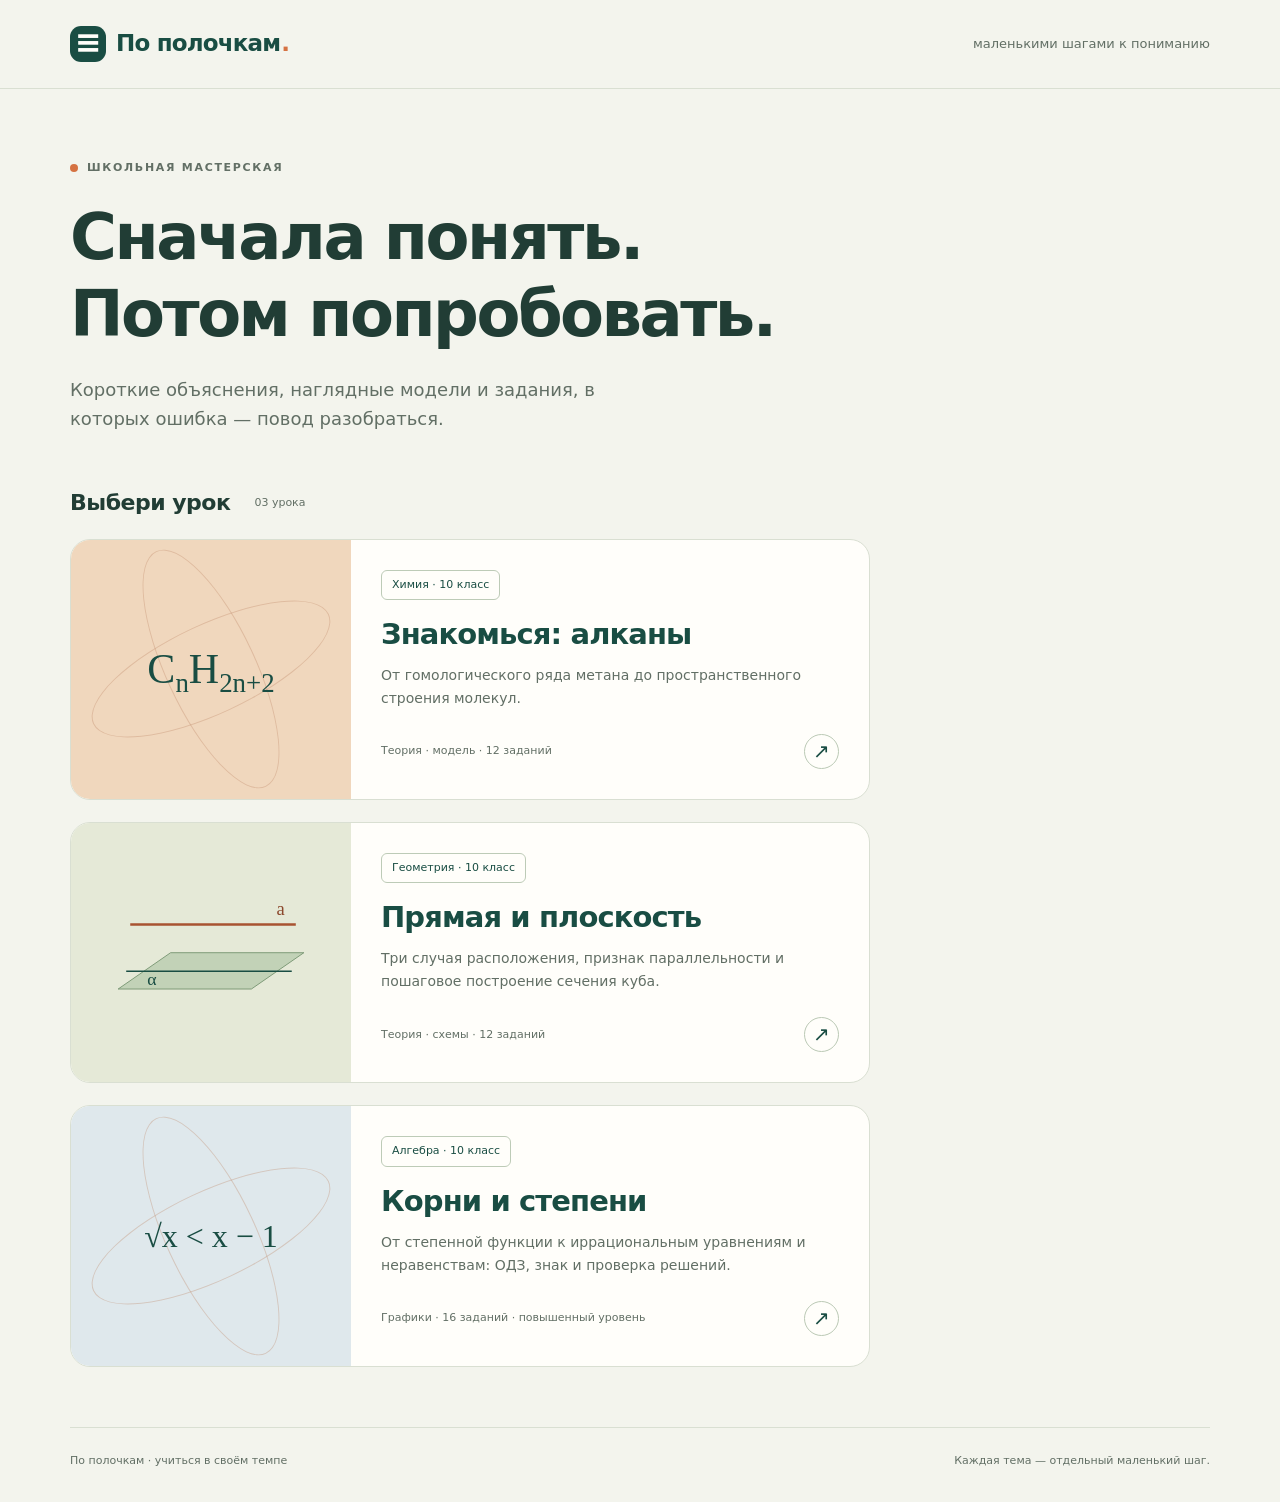
<file: index.html>
<!doctype html>
<html lang="ru">
  <head>
    <meta charset="utf-8" />
    <meta name="viewport" content="width=device-width, initial-scale=1" />
    <meta name="theme-color" content="#194d43" />
    <meta
      name="description"
      content="Небольшие интерактивные уроки по школьным предметам: разобраться, потренироваться и проверить себя."
    />
    <title>По полочкам — школьные уроки</title>
    <link
      rel="icon"
      href="data:image/svg+xml,%3Csvg xmlns='http://www.w3.org/2000/svg' viewBox='0 0 64 64'%3E%3Crect width='64' height='64' rx='18' fill='%23194d43'/%3E%3Cpath d='M17 21h30M17 32h30M17 43h30' stroke='%23f5f4e8' stroke-width='5' stroke-linecap='round'/%3E%3C/svg%3E"
    />
    <link rel="stylesheet" href="./assets/styles.css" />
  </head>
  <body>
    <a class="skip-link" href="#main">К содержанию</a>
    <header class="site-header">
      <div class="container header-inner">
        <a class="brand" href="./"
          ><span class="brand-mark" aria-hidden="true">≡</span>По полочкам<span
            class="brand-dot"
            aria-hidden="true"
            >.</span
          ></a
        ><span class="header-note">маленькими шагами к пониманию</span>
      </div>
    </header>
    <main id="main" class="container catalogue">
      <div class="eyebrow">
        <span class="subject-dot"></span>Школьная мастерская
      </div>
      <h1>Сначала понять.<br />Потом попробовать.</h1>
      <p class="catalogue-intro">
        Короткие объяснения, наглядные модели и задания, в которых ошибка —
        повод разобраться.
      </p>
      <div class="catalogue-label">
        <h2>Выбери урок</h2>
        <span>03 урока</span>
      </div>
      <div class="catalogue-list">
        <a class="lesson-card" href="./chemistry-10-alkanes/">
          <div class="lesson-card-art" aria-hidden="true">
            <span>C<sub>n</sub>H<sub>2n+2</sub></span
            ><span class="orb orb-one"></span><span class="orb orb-two"></span>
          </div>
          <div class="lesson-card-body">
            <span class="tag">Химия · 10 класс</span>
            <h3>Знакомься: алканы</h3>
            <p>
              От гомологического ряда метана до пространственного строения
              молекул.
            </p>
            <div class="card-bottom">
              <span>Теория · модель · 12 заданий</span
              ><span class="round-arrow" aria-hidden="true">↗</span>
            </div>
          </div>
        </a>
        <a class="lesson-card geometry-card" href="./geometry-10-line-plane/">
          <div class="lesson-card-art" aria-hidden="true">
            <svg viewBox="0 0 260 180">
              <path
                d="M15 135 180 135 245 90 80 90Z"
                fill="#c2d2b7"
                stroke="#6b8c67"
              />
              <path d="M30 55 235 55" stroke="#a85331" stroke-width="3" />
              <path d="M25 113 230 113" stroke="#194d43" stroke-width="2" />
              <text
                x="211"
                y="43"
                fill="#8b482c"
                font-size="23"
                font-family="Georgia,serif"
              >
                a
              </text>
              <text
                x="51"
                y="130"
                fill="#194d43"
                font-size="22"
                font-family="Georgia,serif"
              >
                α
              </text>
            </svg>
          </div>
          <div class="lesson-card-body">
            <span class="tag">Геометрия · 10 класс</span>
            <h3>Прямая и плоскость</h3>
            <p>
              Три случая расположения, признак параллельности и пошаговое
              построение сечения куба.
            </p>
            <div class="card-bottom">
              <span>Теория · схемы · 12 заданий</span
              ><span class="round-arrow" aria-hidden="true">↗</span>
            </div>
          </div>
        </a>
        <a class="lesson-card algebra-card" href="./algebra-10-roots-powers/"
          ><div class="lesson-card-art" aria-hidden="true">
            <span>√x &lt; x − 1</span><span class="orb orb-one"></span
            ><span class="orb orb-two"></span>
          </div>
          <div class="lesson-card-body">
            <span class="tag">Алгебра · 10 класс</span>
            <h3>Корни и степени</h3>
            <p>
              От степенной функции к иррациональным уравнениям и неравенствам:
              ОДЗ, знак и проверка решений.
            </p>
            <div class="card-bottom">
              <span>Графики · 16 заданий · повышенный уровень</span
              ><span class="round-arrow" aria-hidden="true">↗</span>
            </div>
          </div></a
        >
      </div>
    </main>
    <footer class="container site-footer">
      <span>По полочкам · учиться в своём темпе</span
      ><span>Каждая тема — отдельный маленький шаг.</span>
    </footer>
  </body>
</html>
</file>
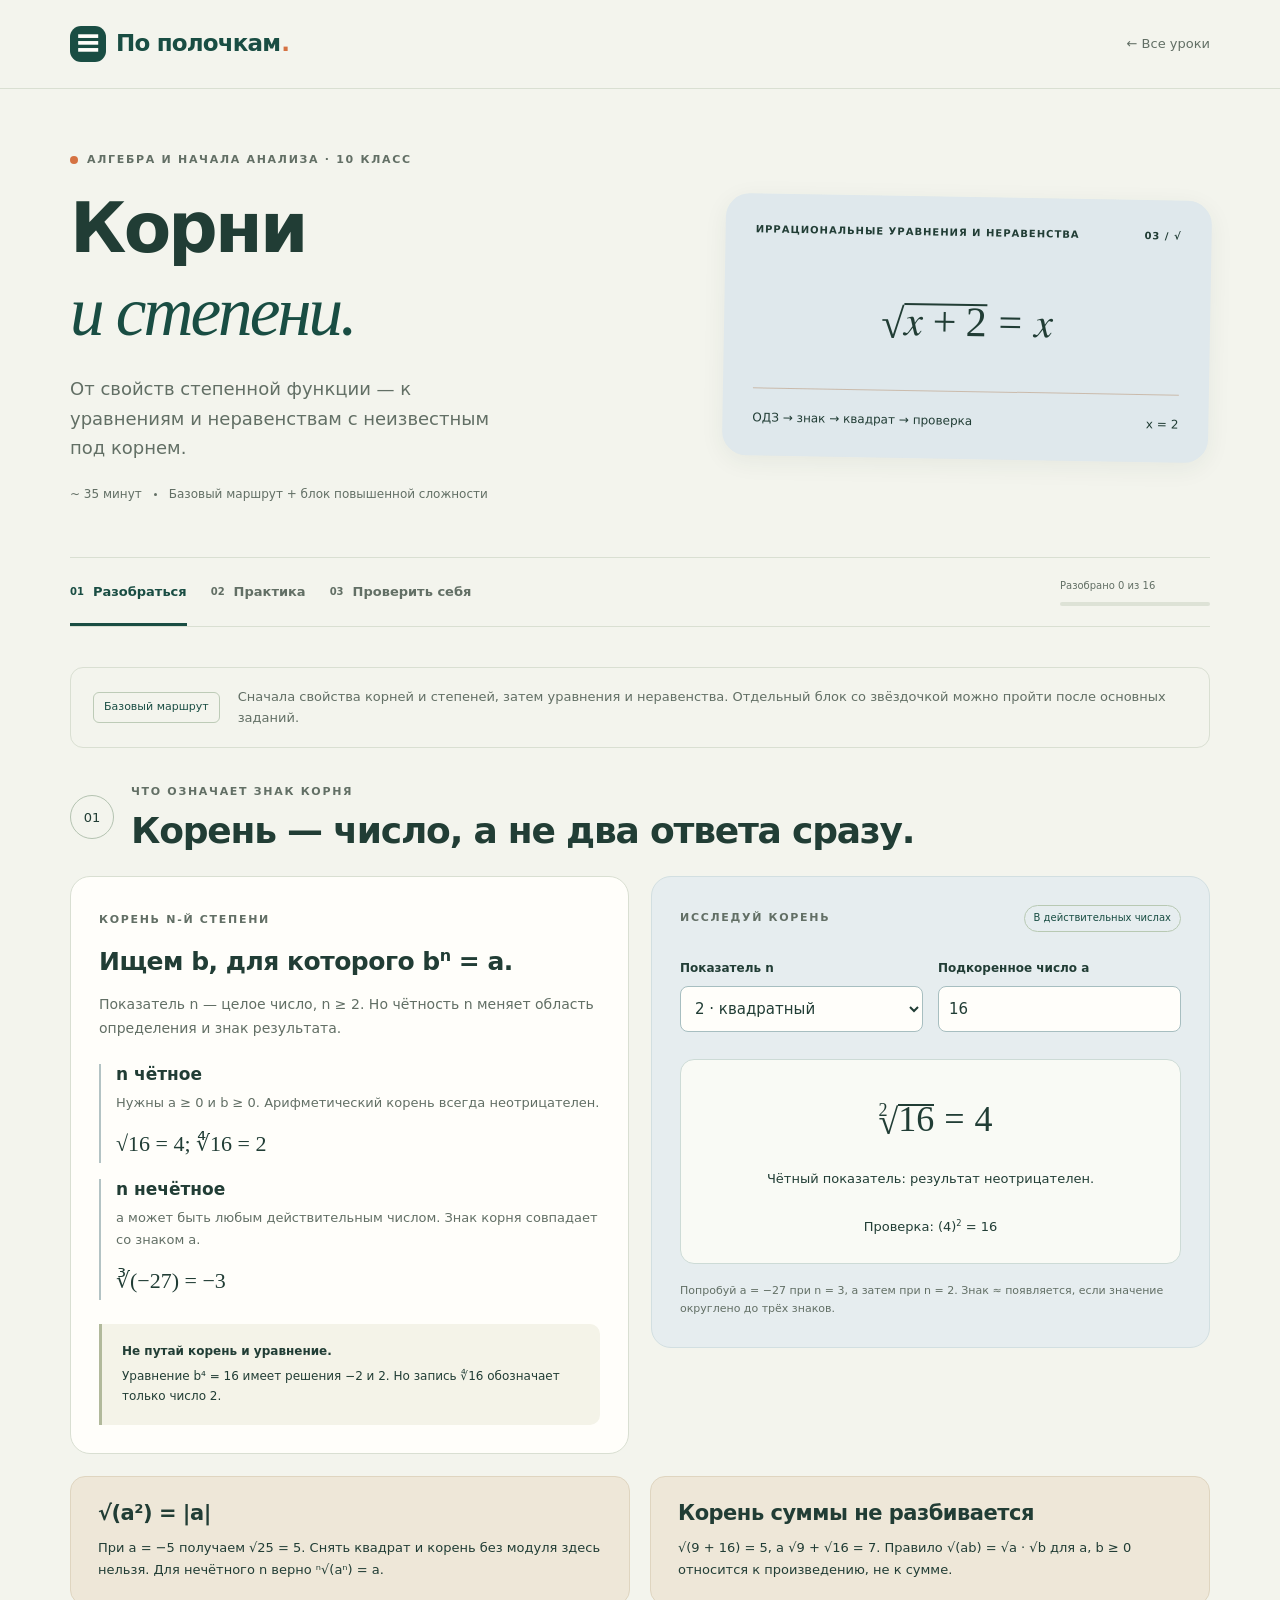
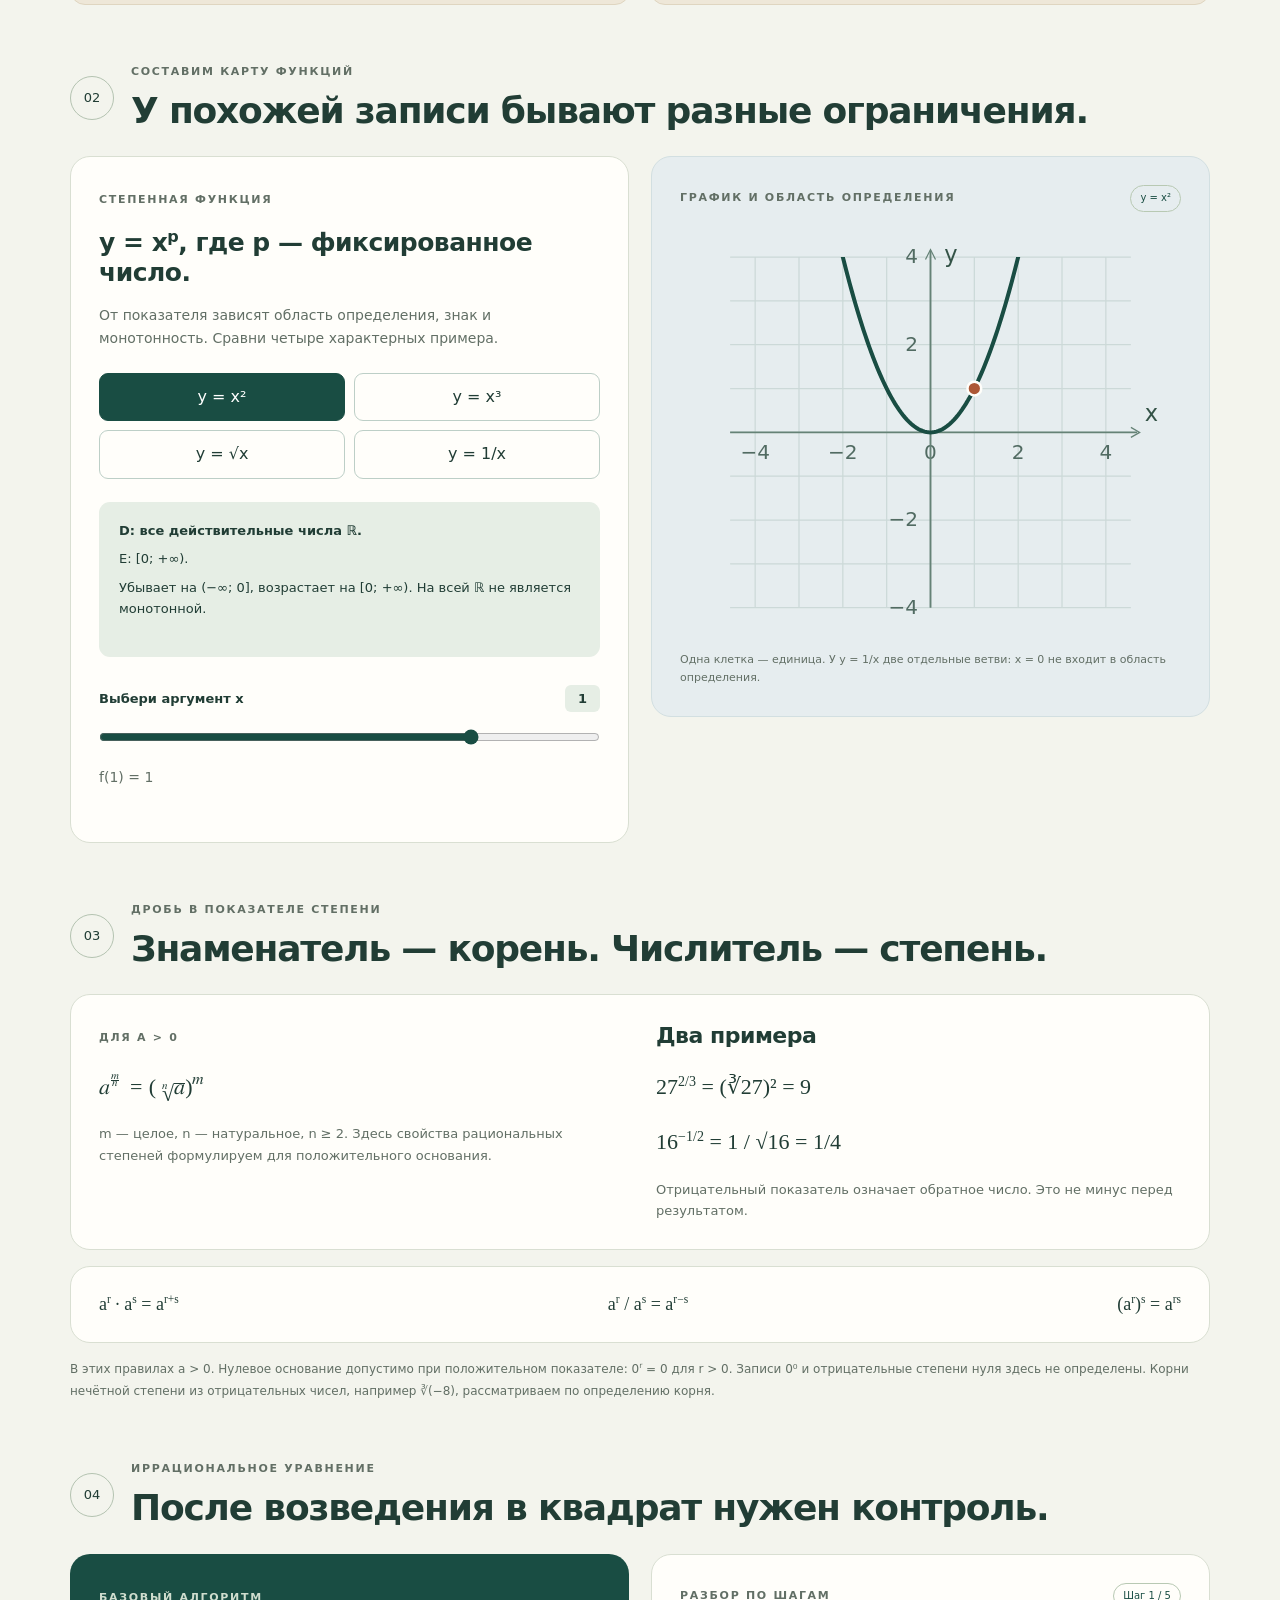
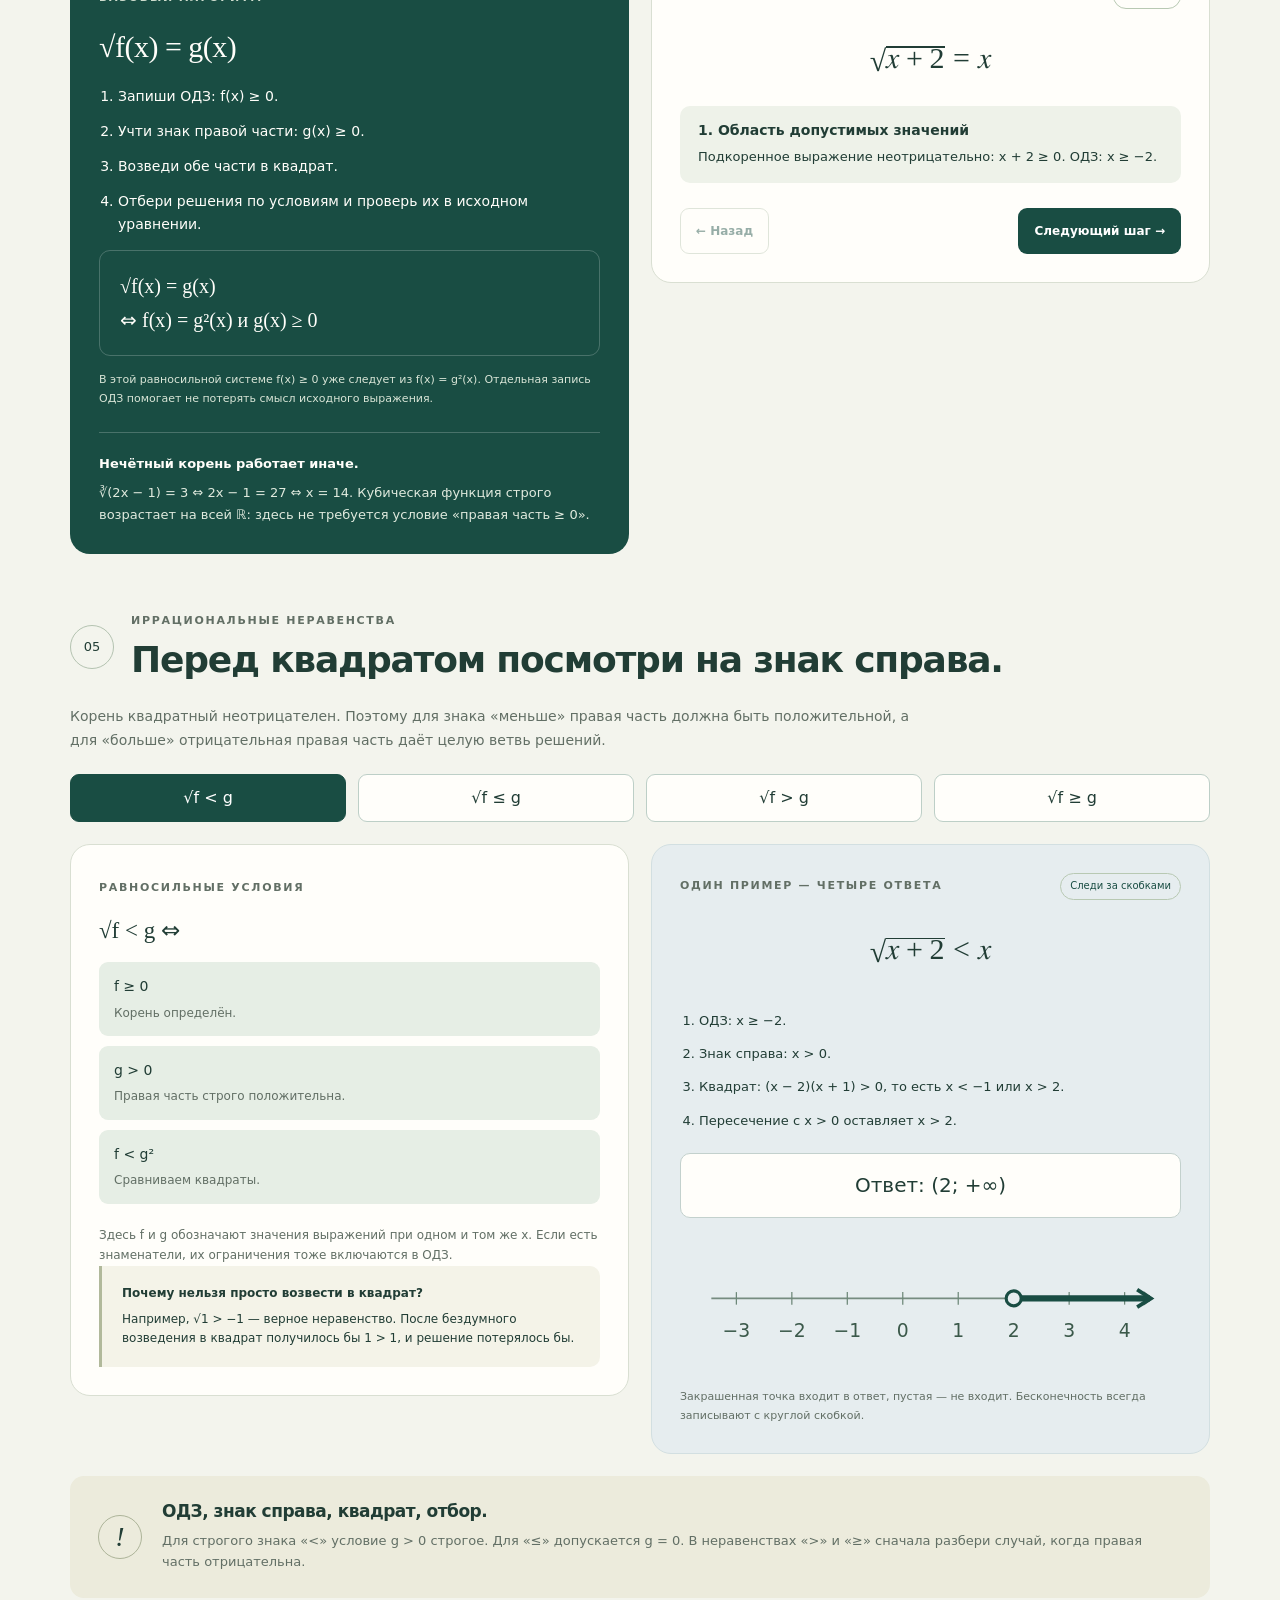
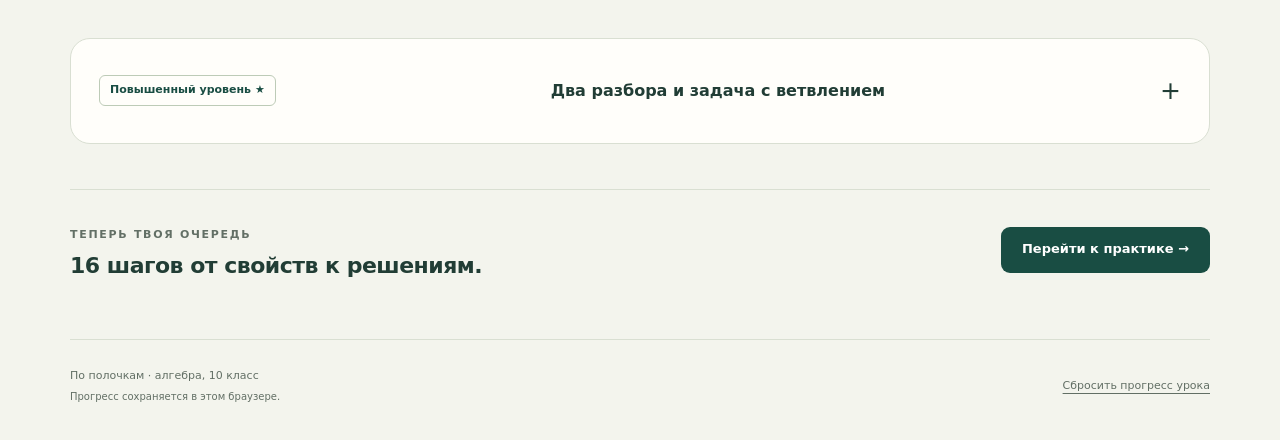
<file: algebra-10-roots-powers/index.html>
<!doctype html>
<html lang="ru">
  <head>
    <meta charset="utf-8" />
    <meta name="viewport" content="width=device-width, initial-scale=1" />
    <meta name="theme-color" content="#194d43" />
    <meta
      name="description"
      content="Алгебра 10 класса: степенная функция, корни n-й степени и рациональные показатели. ОДЗ, иррациональные уравнения и неравенства с пошаговыми решениями. Базовый и повышенный уровни."
    />
    <title>
      Корни, степени и иррациональные неравенства — алгебра, 10 класс · По
      полочкам
    </title>
    <link
      rel="icon"
      href="data:image/svg+xml,%3Csvg xmlns='http://www.w3.org/2000/svg' viewBox='0 0 64 64'%3E%3Crect width='64' height='64' rx='18' fill='%23194d43'/%3E%3Ctext x='32' y='43' text-anchor='middle' font-size='36' font-family='sans-serif' fill='%23f5f4e8'%3E%E2%88%9A%3C/text%3E%3C/svg%3E"
    />
    <link rel="stylesheet" href="../assets/styles.css" />
    <link rel="stylesheet" href="./lesson.css" />
    <script src="../assets/lesson-runner.js" defer></script>
    <script src="./lesson.js" defer></script>
  </head>
  <body class="algebra-lesson">
    <a class="skip-link" href="#main">К содержанию</a>
    <header class="site-header">
      <div class="container header-inner">
        <a class="brand" href="../"
          ><span class="brand-mark" aria-hidden="true">≡</span>По полочкам<span
            class="brand-dot"
            aria-hidden="true"
            >.</span
          ></a
        ><a class="back-link" href="../">← Все уроки</a>
      </div>
    </header>
    <main id="main" class="container lesson-main">
      <section class="hero" aria-labelledby="lesson-title">
        <div class="hero-copy">
          <div class="eyebrow">
            <span class="subject-dot"></span>Алгебра и начала анализа · 10 класс
          </div>
          <h1 id="lesson-title">Корни<br /><em>и степени.</em></h1>
          <p>
            От свойств степенной функции — к уравнениям и неравенствам с
            неизвестным под корнем.
          </p>
          <div class="hero-meta">
            <span>~ 35 минут</span
            ><span class="small-dot" aria-hidden="true"></span
            ><span>Базовый маршрут + блок повышенной сложности</span>
          </div>
        </div>
        <div class="formula-poster algebra-poster">
          <div class="poster-top">
            <span>Иррациональные уравнения и неравенства</span
            ><span aria-hidden="true">03 / √</span>
          </div>
          <div class="poster-equation">
            <math
              xmlns="http://www.w3.org/1998/Math/MathML"
              aria-label="Корень из x плюс два равен x"
              ><msqrt
                ><mrow><mi>x</mi><mo>+</mo><mn>2</mn></mrow></msqrt
              ><mo>=</mo><mi>x</mi></math
            >
          </div>
          <div class="poster-rule"></div>
          <div class="poster-bottom">
            <span>ОДЗ → знак → квадрат → проверка</span
            ><span aria-hidden="true">x = 2</span>
          </div>
        </div>
      </section>

      <div class="lesson-navigation">
        <div class="tabs" role="tablist" aria-label="Этапы урока">
          <button
            id="tab-learn"
            class="tab active"
            type="button"
            role="tab"
            aria-selected="true"
            aria-controls="panel-learn"
            tabindex="0"
            data-tab="learn"
          >
            <span>01</span> Разобраться</button
          ><button
            id="tab-practice"
            class="tab"
            type="button"
            role="tab"
            aria-selected="false"
            aria-controls="panel-practice"
            tabindex="-1"
            data-tab="practice"
          >
            <span>02</span> Практика</button
          ><button
            id="tab-check"
            class="tab"
            type="button"
            role="tab"
            aria-selected="false"
            aria-controls="panel-check"
            tabindex="-1"
            data-tab="check"
          >
            <span>03</span> Проверить себя
          </button>
        </div>
        <div class="overall-progress">
          <span id="overall-label">Разобрано 0 из 16</span>
          <div
            class="progress-track"
            role="progressbar"
            aria-label="Разобранные задания практики"
            aria-valuemin="0"
            aria-valuemax="16"
            aria-valuenow="0"
          >
            <span id="overall-fill"></span>
          </div>
        </div>
      </div>
      <p id="storage-notice" class="storage-notice" role="status" hidden>
        Сохранение недоступно. Урок работает, но прогресс исчезнет после
        закрытия страницы.
      </p>
      <noscript
        ><div class="callout">
          Теорию можно прочитать без JavaScript. Для графиков, переключения
          разделов и проверки ответов включи JavaScript.
        </div></noscript
      >

      <section
        id="panel-learn"
        class="tab-panel"
        role="tabpanel"
        aria-labelledby="tab-learn"
        tabindex="0"
      >
        <div class="route-note">
          <span class="tag">Базовый маршрут</span>
          <p>
            Сначала свойства корней и степеней, затем уравнения и неравенства.
            Отдельный блок со звёздочкой можно пройти после основных заданий.
          </p>
        </div>
        <div class="section-heading">
          <span class="section-number">01</span>
          <div>
            <div class="eyebrow">Что означает знак корня</div>
            <h2>Корень — число, а не два ответа сразу.</h2>
          </div>
        </div>
        <div class="algebra-grid">
          <article class="paper algebra-card-body">
            <span class="mini-label">Корень n-й степени</span>
            <h3>Ищем b, для которого b<sup>n</sup> = a.</h3>
            <p>
              Показатель n — целое число, n ≥ 2. Но чётность n меняет область
              определения и знак результата.
            </p>
            <div class="root-parity">
              <div>
                <h4>n чётное</h4>
                <p>
                  Нужны a ≥ 0 и b ≥ 0. Арифметический корень всегда
                  неотрицателен.
                </p>
                <p class="formula-line">√16 = 4; ∜16 = 2</p>
              </div>
              <div>
                <h4>n нечётное</h4>
                <p>
                  a может быть любым действительным числом. Знак корня совпадает
                  со знаком a.
                </p>
                <p class="formula-line">∛(−27) = −3</p>
              </div>
            </div>
            <div class="callout subtle">
              <strong>Не путай корень и уравнение.</strong>Уравнение b⁴ = 16
              имеет решения −2 и 2. Но запись ∜16 обозначает только число 2.
            </div>
          </article>
          <article class="algebra-demo">
            <div class="card-kicker">
              <span class="mini-label">Исследуй корень</span
              ><span class="model-tag">В действительных числах</span>
            </div>
            <div class="root-inputs">
              <label
                >Показатель n<select id="root-index">
                  <option value="2">2 · квадратный</option>
                  <option value="3">3 · кубический</option>
                  <option value="4">4 · четвёртой степени</option>
                  <option value="5">5 · пятой степени</option>
                  <option value="6">6 · шестой степени</option>
                </select></label
              ><label
                >Подкоренное число a<input
                  id="radicand"
                  type="number"
                  value="16"
                  min="-1000000"
                  max="1000000"
                  step="any"
                  inputmode="decimal"
              /></label>
            </div>
            <div
              id="root-result"
              class="calculation-result"
              aria-live="polite"
              aria-atomic="true"
            ></div>
            <p class="footnote">
              Попробуй a = −27 при n = 3, а затем при n = 2. Знак ≈ появляется,
              если значение округлено до трёх знаков.
            </p>
          </article>
        </div>
        <div class="pitfall-row">
          <article>
            <h3>√(a²) = |a|</h3>
            <p>
              При a = −5 получаем √25 = 5. Снять квадрат и корень без модуля
              здесь нельзя. Для нечётного n верно ⁿ√(aⁿ) = a.
            </p>
          </article>
          <article>
            <h3>Корень суммы не разбивается</h3>
            <p>
              √(9 + 16) = 5, а √9 + √16 = 7. Правило √(ab) = √a · √b для a, b ≥
              0 относится к произведению, не к сумме.
            </p>
          </article>
        </div>

        <div class="section-heading spaced">
          <span class="section-number">02</span>
          <div>
            <div class="eyebrow">Составим карту функций</div>
            <h2>У похожей записи бывают разные ограничения.</h2>
          </div>
        </div>
        <div class="algebra-grid">
          <article class="paper algebra-card-body">
            <span class="mini-label">Степенная функция</span>
            <h3>y = x<sup>p</sup>, где p — фиксированное число.</h3>
            <p>
              От показателя зависят область определения, знак и монотонность.
              Сравни четыре характерных примера.
            </p>
            <div
              class="function-buttons"
              role="group"
              aria-label="Выбор графика"
            >
              <button type="button" data-function="square" aria-pressed="true">
                y = x²</button
              ><button type="button" data-function="cube" aria-pressed="false">
                y = x³</button
              ><button type="button" data-function="sqrt" aria-pressed="false">
                y = √x</button
              ><button
                type="button"
                data-function="inverse"
                aria-pressed="false"
              >
                y = 1/x
              </button>
            </div>
            <div
              id="function-facts"
              class="function-facts"
              aria-live="polite"
              aria-atomic="true"
            ></div>
            <label class="range-label" for="graph-x"
              >Выбери аргумент x
              <output id="graph-x-value" for="graph-x">1</output></label
            ><input
              id="graph-x"
              type="range"
              min="-2"
              max="2"
              value="1"
              step="0.25"
            />
            <p id="graph-point" class="graph-point" aria-live="polite"></p>
          </article>
          <article class="algebra-demo graph-card">
            <div class="card-kicker">
              <span class="mini-label">График и область определения</span
              ><span id="graph-caption" class="model-tag">y = x²</span>
            </div>
            <svg
              id="power-graph"
              viewBox="0 0 400 320"
              role="img"
              aria-labelledby="power-graph-title power-graph-desc"
            >
              <title id="power-graph-title">График y = x²</title>
              <desc id="power-graph-desc">
                Парабола. Область определения — все действительные числа,
                значения неотрицательны.
              </desc>
              <defs>
                <clipPath id="plot-clip">
                  <rect x="40" y="20" width="320" height="280"></rect>
                </clipPath>
              </defs>
              <g id="graph-grid"></g>
              <g id="graph-curves" clip-path="url(#plot-clip)"></g>
              <g id="graph-dot" clip-path="url(#plot-clip)"></g>
            </svg>
            <p class="footnote">
              Одна клетка — единица. У y = 1/x две отдельные ветви: x = 0 не
              входит в область определения.
            </p>
          </article>
        </div>

        <div class="section-heading spaced">
          <span class="section-number">03</span>
          <div>
            <div class="eyebrow">Дробь в показателе степени</div>
            <h2>Знаменатель — корень. Числитель — степень.</h2>
          </div>
        </div>
        <div class="paper power-rules">
          <div>
            <span class="mini-label">Для a &gt; 0</span>
            <div class="formula-line">
              <math
                xmlns="http://www.w3.org/1998/Math/MathML"
                aria-label="a в степени m делить на n равно корню n-й степени из a, возведённому в степень m"
                ><msup
                  ><mi>a</mi><mfrac><mi>m</mi><mi>n</mi></mfrac></msup
                ><mo>=</mo
                ><msup
                  ><mrow
                    ><mo>(</mo><mroot><mi>a</mi><mi>n</mi></mroot
                    ><mo>)</mo></mrow
                  ><mi>m</mi></msup
                ></math
              >
            </div>
            <p>
              m — целое, n — натуральное, n ≥ 2. Здесь свойства рациональных
              степеней формулируем для положительного основания.
            </p>
          </div>
          <div>
            <h3>Два примера</h3>
            <p class="formula-line">27<sup>2/3</sup> = (∛27)² = 9</p>
            <p class="formula-line">16<sup>−1/2</sup> = 1 / √16 = 1/4</p>
            <p>
              Отрицательный показатель означает обратное число. Это не минус
              перед результатом.
            </p>
          </div>
        </div>
        <div class="paper law-strip">
          <span>a<sup>r</sup> · a<sup>s</sup> = a<sup>r+s</sup></span
          ><span>a<sup>r</sup> / a<sup>s</sup> = a<sup>r−s</sup></span
          ><span>(a<sup>r</sup>)<sup>s</sup> = a<sup>rs</sup></span>
        </div>
        <p class="section-footnote">
          В этих правилах a &gt; 0. Нулевое основание допустимо при
          положительном показателе: 0<sup>r</sup> = 0 для r &gt; 0. Записи 0⁰ и
          отрицательные степени нуля здесь не определены. Корни нечётной степени
          из отрицательных чисел, например ∛(−8), рассматриваем по определению
          корня.
        </p>

        <div class="section-heading spaced">
          <span class="section-number">04</span>
          <div>
            <div class="eyebrow">Иррациональное уравнение</div>
            <h2>После возведения в квадрат нужен контроль.</h2>
          </div>
        </div>
        <div class="algebra-grid">
          <article class="equation-intro">
            <span class="mini-label">Базовый алгоритм</span>
            <h3>√f(x) = g(x)</h3>
            <ol>
              <li>Запиши ОДЗ: f(x) ≥ 0.</li>
              <li>Учти знак правой части: g(x) ≥ 0.</li>
              <li>Возведи обе части в квадрат.</li>
              <li>
                Отбери решения по условиям и проверь их в исходном уравнении.
              </li>
            </ol>
            <div class="formula-line">
              √f(x) = g(x)<br />⇔ f(x) = g²(x) и g(x) ≥ 0
            </div>
            <p class="footnote">
              В этой равносильной системе f(x) ≥ 0 уже следует из f(x) = g²(x).
              Отдельная запись ОДЗ помогает не потерять смысл исходного
              выражения.
            </p>
            <div class="odd-root-note">
              <strong>Нечётный корень работает иначе.</strong>
              <p>
                ∛(2x − 1) = 3 ⇔ 2x − 1 = 27 ⇔ x = 14. Кубическая функция строго
                возрастает на всей ℝ: здесь не требуется условие «правая часть ≥
                0».
              </p>
            </div>
          </article>
          <article class="paper algebra-card-body equation-example">
            <div class="card-kicker">
              <span class="mini-label">Разбор по шагам</span
              ><span id="equation-counter" class="model-tag">Шаг 1 / 5</span>
            </div>
            <div class="example-formula">
              <math
                xmlns="http://www.w3.org/1998/Math/MathML"
                aria-label="Корень из x плюс два равен x"
                ><msqrt
                  ><mrow><mi>x</mi><mo>+</mo><mn>2</mn></mrow></msqrt
                ><mo>=</mo><mi>x</mi></math
              >
            </div>
            <ol id="equation-steps" class="solution-steps"></ol>
            <div class="solution-actions">
              <button
                id="equation-prev"
                type="button"
                class="button button-light"
                disabled
              >
                ← Назад</button
              ><button
                id="equation-next"
                type="button"
                class="button button-primary"
              >
                Следующий шаг →
              </button>
            </div>
            <div id="candidate-check" class="candidate-check" hidden>
              <h4>Подставь кандидата в исходное уравнение</h4>
              <div class="candidate-buttons">
                <button
                  type="button"
                  class="button button-light"
                  data-candidate="-1"
                >
                  x = −1</button
                ><button
                  type="button"
                  class="button button-light"
                  data-candidate="2"
                >
                  x = 2
                </button>
              </div>
              <p id="candidate-result" role="status">
                Выбери одно из значений.
              </p>
            </div>
          </article>
        </div>

        <div class="section-heading spaced">
          <span class="section-number">05</span>
          <div>
            <div class="eyebrow">Иррациональные неравенства</div>
            <h2>Перед квадратом посмотри на знак справа.</h2>
          </div>
        </div>
        <p class="section-intro">
          Корень квадратный неотрицателен. Поэтому для знака «меньше» правая
          часть должна быть положительной, а для «больше» отрицательная правая
          часть даёт целую ветвь решений.
        </p>
        <div
          class="comparison-buttons"
          role="group"
          aria-label="Знак неравенства"
        >
          <button type="button" data-comparison="lt" aria-pressed="true">
            √f &lt; g</button
          ><button type="button" data-comparison="le" aria-pressed="false">
            √f ≤ g</button
          ><button type="button" data-comparison="gt" aria-pressed="false">
            √f &gt; g</button
          ><button type="button" data-comparison="ge" aria-pressed="false">
            √f ≥ g
          </button>
        </div>
        <div class="algebra-grid">
          <article class="paper algebra-card-body">
            <span class="mini-label">Равносильные условия</span>
            <div
              id="inequality-rule"
              class="inequality-rule"
              aria-live="polite"
              aria-atomic="true"
            ></div>
            <p class="card-note">
              Здесь f и g обозначают значения выражений при одном и том же x.
              Если есть знаменатели, их ограничения тоже включаются в ОДЗ.
            </p>
            <div class="callout subtle">
              <strong>Почему нельзя просто возвести в квадрат?</strong>Например,
              √1 &gt; −1 — верное неравенство. После бездумного возведения в
              квадрат получилось бы 1 &gt; 1, и решение потерялось бы.
            </div>
          </article>
          <article class="algebra-demo">
            <div class="card-kicker">
              <span class="mini-label">Один пример — четыре ответа</span
              ><span class="model-tag">Следи за скобками</span>
            </div>
            <div id="inequality-example" class="example-formula"></div>
            <ol
              id="inequality-steps"
              class="inequality-steps"
              aria-live="polite"
              aria-atomic="true"
            ></ol>
            <div id="inequality-answer" class="interval-answer"></div>
            <svg
              id="interval-model"
              viewBox="0 0 400 110"
              role="img"
              aria-labelledby="interval-title"
            >
              <title id="interval-title">Решение неравенства</title>
              <g id="interval-drawing"></g>
            </svg>
            <p class="footnote">
              Закрашенная точка входит в ответ, пустая — не входит.
              Бесконечность всегда записывают с круглой скобкой.
            </p>
          </article>
        </div>
        <div class="remember-strip">
          <span class="remember-symbol" aria-hidden="true">!</span>
          <div>
            <h3>ОДЗ, знак справа, квадрат, отбор.</h3>
            <p>
              Для строгого знака «&lt;» условие g &gt; 0 строгое. Для «≤»
              допускается g = 0. В неравенствах «&gt;» и «≥» сначала разбери
              случай, когда правая часть отрицательна.
            </p>
          </div>
        </div>

        <details id="advanced-block" class="paper advanced-block">
          <summary>
            <span class="tag">Повышенный уровень ★</span
            ><span>Два разбора и задача с ветвлением</span>
          </summary>
          <p class="section-intro">
            Это отдельный дополнительный маршрут. Его задания не входят в
            счётчик базовой практики.
          </p>
          <div class="algebra-grid">
            <article>
              <h3>Два корня в одном уравнении</h3>
              <p class="formula-line">√(x + 1) + √(x − 2) = 3</p>
              <ol class="advanced-steps">
                <li>ОДЗ: x ≥ 2.</li>
                <li>Возводим в квадрат: 2x − 1 + 2√((x + 1)(x − 2)) = 9.</li>
                <li>
                  Изолируем корень: √((x + 1)(x − 2)) = 5 − x. Нужно x ≤ 5.
                </li>
                <li>
                  На промежутке [2; 5] снова возводим в квадрат: x² − x − 2 = (5
                  − x)².
                </li>
                <li>
                  Получаем 9x = 27, x = 3. Проверка: √4 + √1 = 3. Ответ: {3}.
                </li>
              </ol>
            </article>
            <article>
              <h3>ОДЗ с разрывом</h3>
              <p class="formula-line">√(x² − 5x + 6) ≤ x − 1</p>
              <ol class="advanced-steps">
                <li>ОДЗ: (x − 2)(x − 3) ≥ 0, значит x ≤ 2 или x ≥ 3.</li>
                <li>Правая часть неотрицательна: x ≥ 1.</li>
                <li>После квадрата: x² − 5x + 6 ≤ (x − 1)².</li>
                <li>Отсюда x ≥ 5/3.</li>
                <li>
                  Пересекаем все условия: [5/3; 2] ∪ [3; +∞). Промежуток (2; 3)
                  запрещён ОДЗ.
                </li>
              </ol>
            </article>
          </div>
          <div class="advanced-challenge">
            <span class="mini-label">Попробуй самостоятельно</span>
            <h3>Реши √(x² − 4) &gt; x − 1.</h3>
            <p>
              Сначала найди ОДЗ, затем отдельно рассмотри отрицательную и
              неотрицательную правую часть.
            </p>
            <div
              class="challenge-options"
              role="group"
              aria-label="Ответ к задаче повышенной сложности"
            >
              <button type="button" data-challenge="0">(5/2; +∞)</button
              ><button type="button" data-challenge="1">
                (−∞; −2] ∪ (5/2; +∞)</button
              ><button type="button" data-challenge="2">
                (−∞; −2) ∪ [5/2; +∞)
              </button>
            </div>
            <div
              id="challenge-feedback"
              class="challenge-feedback"
              role="status"
              hidden
            ></div>
          </div>
        </details>
        <div class="lesson-next">
          <div>
            <span class="mini-label">Теперь твоя очередь</span>
            <h3>16 шагов от свойств к решениям.</h3>
          </div>
          <button
            type="button"
            class="button button-primary"
            data-go="practice"
          >
            Перейти к практике →
          </button>
        </div>
      </section>

      <section
        id="panel-practice"
        class="tab-panel"
        role="tabpanel"
        aria-labelledby="tab-practice"
        tabindex="0"
        hidden
      >
        <div class="panel-intro">
          <div>
            <div class="eyebrow">Без спешки и без оценок</div>
            <h2>Попробуй. Разберись. Запомни.</h2>
            <p>
              Выбери ответ — и сразу прочитай объяснение. Можно вернуться к
              любому заданию.
            </p>
          </div>
          <div class="practice-stat">
            <strong id="first-try-count">0</strong
            ><span>верно с первого раза</span>
          </div>
        </div>
        <div class="practice-layout">
          <aside class="paper practice-sidebar" aria-label="Задания">
            <div class="card-kicker">
              <h3>Твой маршрут</h3>
              <span>16 шагов</span>
            </div>
            <div id="question-dots" class="question-dots"></div>
            <div class="status-key">
              <span
                ><i class="status-marker done" aria-hidden="true"></i
                >Верно</span
              ><span
                ><i class="status-marker review" aria-hidden="true"></i>Нужно
                повторить</span
              >
            </div>
            <p class="footnote">
              Разобранное задание учитывается в прогрессе. Ответ после подсказки
              не считается верным с первой попытки.
            </p>
            <button class="text-button" type="button" data-go="learn">
              ↖ Вернуться к теории
            </button>
          </aside>
          <article
            id="practice-card"
            class="paper practice-card"
            aria-labelledby="question-title"
          >
            <div id="practice-content"></div>
          </article>
        </div>
        <div id="practice-complete" class="completion-banner" hidden>
          <div>
            <span class="mini-label">Весь маршрут разобран</span>
            <h3>Хорошая работа. Осталась самопроверка.</h3>
            <p id="practice-complete-text"></p>
          </div>
          <button type="button" class="button button-primary" data-go="check">
            Проверить себя →
          </button>
        </div>
      </section>

      <section
        id="panel-check"
        class="tab-panel"
        role="tabpanel"
        aria-labelledby="tab-check"
        tabindex="0"
        hidden
      >
        <div class="panel-intro">
          <div>
            <div class="eyebrow">Последний шаг</div>
            <h2>Собери всё вместе.</h2>
            <p>
              6 вопросов без подсказок. После проверки появятся ответы и
              объяснения. Ограничения по времени нет.
            </p>
          </div>
          <span class="tag">Корни · ОДЗ · уравнения · неравенства</span>
        </div>
        <div id="exam-result" class="exam-result" role="status" hidden></div>
        <form id="exam-form" novalidate>
          <div id="exam-questions" class="exam-questions"></div>
          <p id="exam-error" class="form-error" role="alert" hidden></p>
          <div class="exam-actions">
            <p id="exam-filled" class="muted">Выбрано ответов: 0 из 6</p>
            <button
              id="exam-submit"
              type="submit"
              class="button button-primary"
            >
              Проверить ответы →</button
            ><button
              id="exam-restart"
              type="button"
              class="button button-light"
              hidden
            >
              Пройти ещё раз ↻
            </button>
          </div>
        </form>
        <div class="paper pocket-card">
          <div>
            <span class="mini-label">Памятка</span>
            <h3>Не потеряй условия, пока меняешь выражение.</h3>
          </div>
          <ol>
            <li>
              Для чётного n: ⁿ√a определён при a ≥ 0 и неотрицателен. Для
              нечётного n корень определён при любом действительном a.
            </li>
            <li>
              √(a²) = |a|. При a &gt; 0: a<sup>m/n</sup> = (ⁿ√a)<sup>m</sup>;
              a<sup>−r</sup> = 1/a<sup>r</sup>.
            </li>
            <li>
              Уравнение √f = g равносильно условиям f = g² и g ≥ 0. Проверяй
              кандидатов в исходной записи.
            </li>
            <li>
              √f &lt; g ⇔ f ≥ 0, g &gt; 0, f &lt; g². Для «≤» оба последних
              знака нестрогие.
            </li>
            <li>
              Для √f &gt; g сначала учти ветвь f ≥ 0, g &lt; 0. При g ≥ 0
              сравнивай f и g². Для «≥» неположительная правая часть подходит
              автоматически на ОДЗ.
            </li>
            <li>
              Ответ неравенства — пересечение условий или объединение подходящих
              ветвей. Проверь каждую границу и вид скобок.
            </li>
          </ol>
          <button id="print-summary" type="button" class="text-button">
            Распечатать памятку ↗
          </button>
        </div>
      </section>
    </main>
    <footer class="container site-footer">
      <div>
        <span>По полочкам · алгебра, 10 класс</span>
        <p>Прогресс сохраняется в этом браузере.</p>
      </div>
      <button id="reset-progress" type="button" class="text-button">
        Сбросить прогресс урока
      </button>
    </footer>
  </body>
</html>
</file>
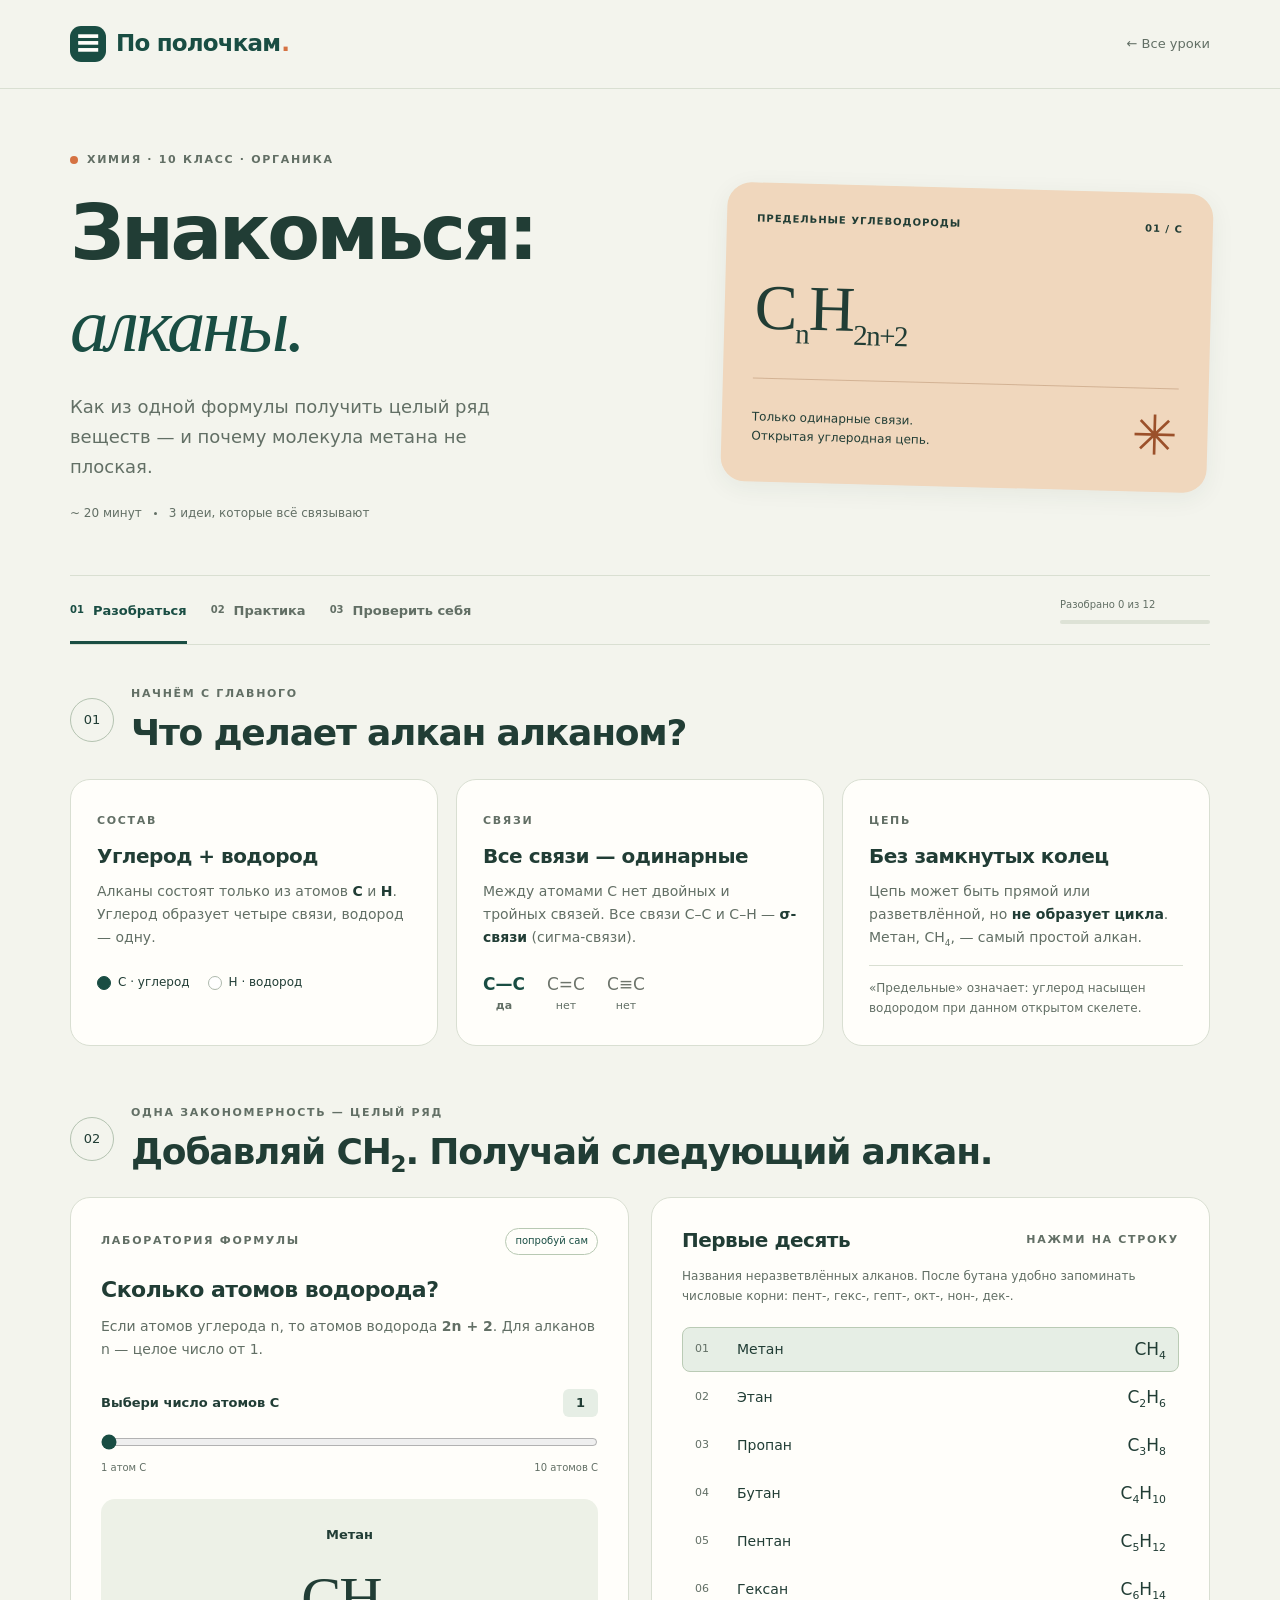
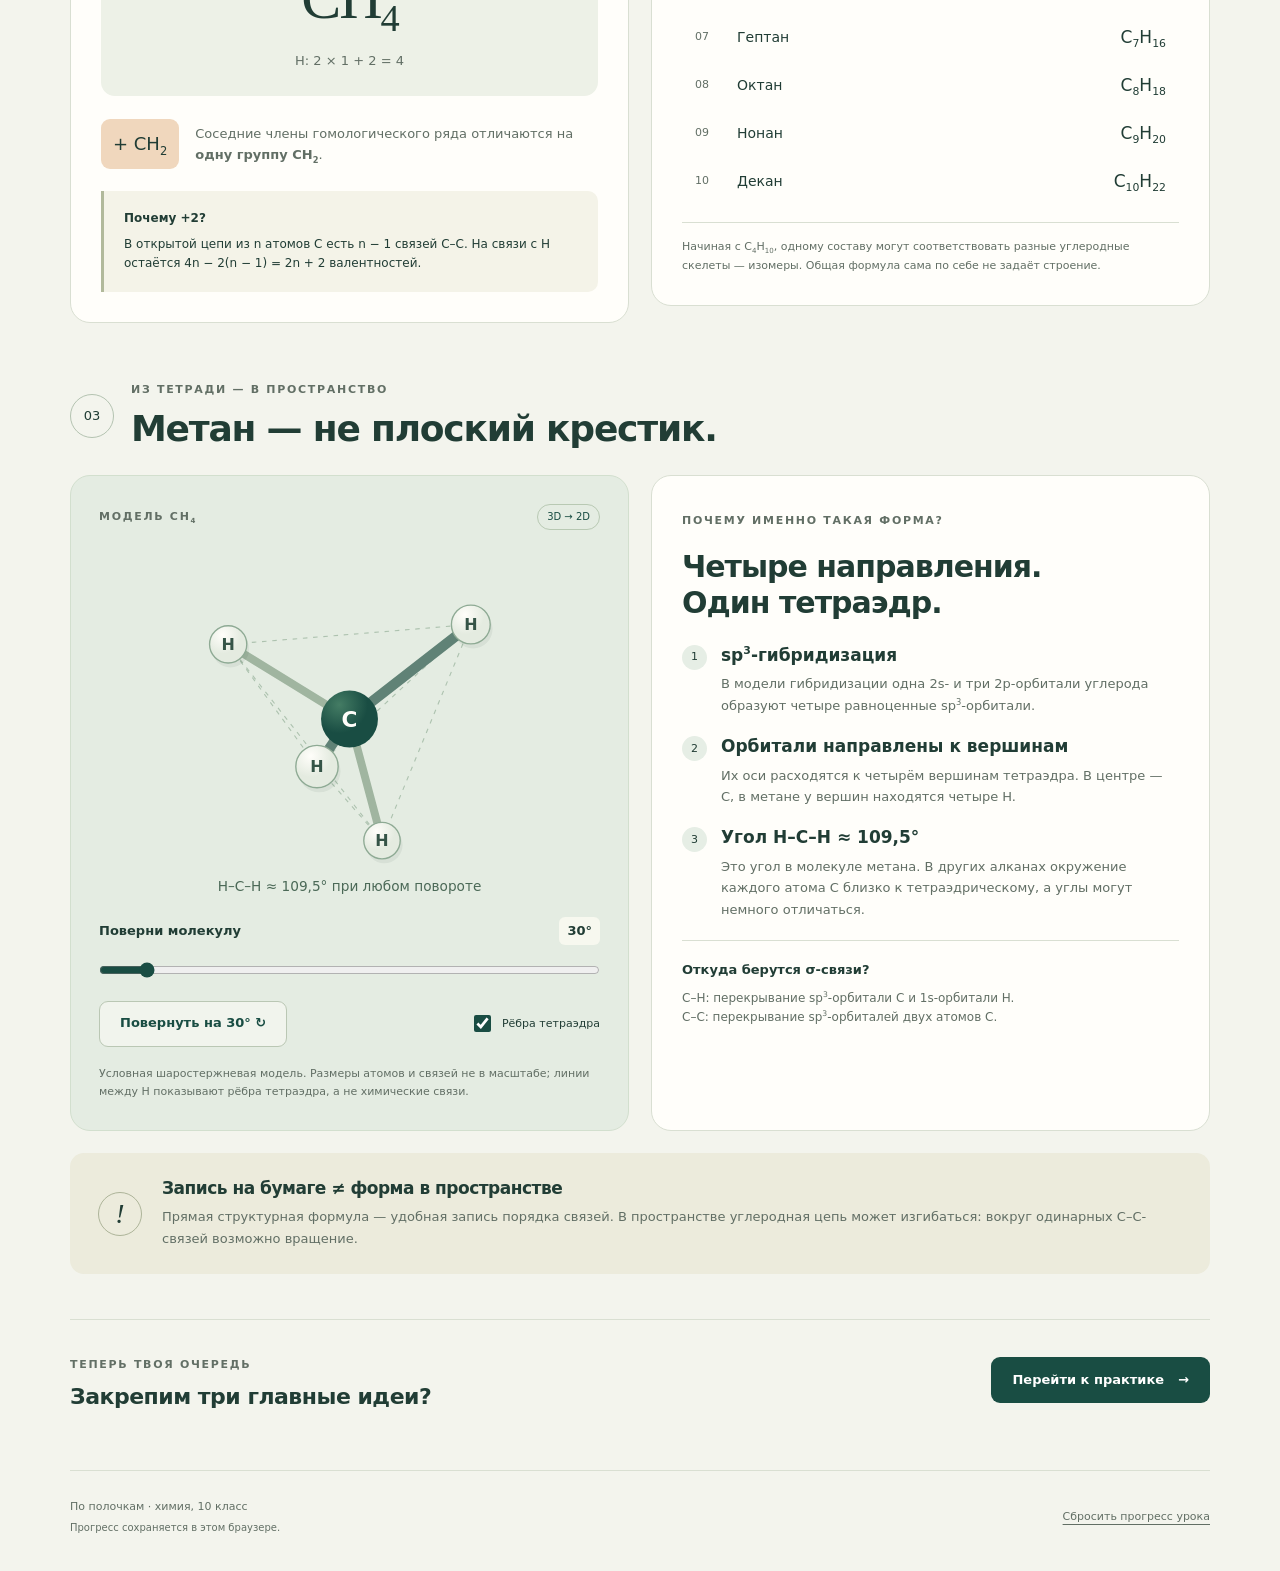
<file: chemistry-10-alkanes/index.html>
<!doctype html>
<html lang="ru">
  <head>
    <meta charset="utf-8" />
    <meta name="viewport" content="width=device-width, initial-scale=1" />
    <meta name="theme-color" content="#194d43" />
    <meta
      name="description"
      content="Алканы, химия 10 класса: гомологический ряд метана, формула CnH2n+2, sp3-гибридизация. Интерактивная модель метана и задания с объяснениями."
    />
    <title>Алканы — химия, 10 класс · По полочкам</title>
    <link
      rel="icon"
      href="data:image/svg+xml,%3Csvg xmlns='http://www.w3.org/2000/svg' viewBox='0 0 64 64'%3E%3Crect width='64' height='64' rx='18' fill='%23194d43'/%3E%3Ctext x='32' y='43' text-anchor='middle' font-size='36' font-family='sans-serif' fill='%23f5f4e8'%3EC%3C/text%3E%3C/svg%3E"
    />
    <link rel="stylesheet" href="../assets/styles.css" />
    <script src="./lesson.js" defer></script>
  </head>
  <body>
    <a class="skip-link" href="#main">К содержанию</a>
    <header class="site-header">
      <div class="container header-inner">
        <a class="brand" href="../"
          ><span class="brand-mark" aria-hidden="true">≡</span>По полочкам<span
            class="brand-dot"
            aria-hidden="true"
            >.</span
          ></a
        ><a class="back-link" href="../">← Все уроки</a>
      </div>
    </header>
    <main id="main" class="container lesson-main">
      <section class="hero" aria-labelledby="lesson-title">
        <div class="hero-copy">
          <div class="eyebrow">
            <span class="subject-dot"></span>Химия · 10 класс · органика
          </div>
          <h1 id="lesson-title">Знакомься:<br /><em>алканы.</em></h1>
          <p>
            Как из одной формулы получить целый ряд веществ — и почему молекула
            метана не плоская.
          </p>
          <div class="hero-meta">
            <span>~ 20 минут</span
            ><span class="small-dot" aria-hidden="true"></span
            ><span>3 идеи, которые всё связывают</span>
          </div>
        </div>
        <div class="formula-poster">
          <div class="poster-top">
            <span>Предельные углеводороды</span
            ><span aria-hidden="true">01 / C</span>
          </div>
          <div class="big-formula" aria-label="C эн H два эн плюс два">
            C<sub>n</sub>H<sub>2n+2</sub>
          </div>
          <div class="poster-rule"></div>
          <div class="poster-bottom">
            <span>Только одинарные связи.<br />Открытая углеродная цепь.</span
            ><span class="poster-orbit" aria-hidden="true">✳</span>
          </div>
        </div>
      </section>

      <div class="lesson-navigation">
        <div class="tabs" role="tablist" aria-label="Этапы урока">
          <button
            id="tab-learn"
            class="tab active"
            type="button"
            role="tab"
            aria-selected="true"
            aria-controls="panel-learn"
            tabindex="0"
            data-tab="learn"
          >
            <span>01</span> Разобраться</button
          ><button
            id="tab-practice"
            class="tab"
            type="button"
            role="tab"
            aria-selected="false"
            aria-controls="panel-practice"
            tabindex="-1"
            data-tab="practice"
          >
            <span>02</span> Практика</button
          ><button
            id="tab-check"
            class="tab"
            type="button"
            role="tab"
            aria-selected="false"
            aria-controls="panel-check"
            tabindex="-1"
            data-tab="check"
          >
            <span>03</span> Проверить себя
          </button>
        </div>
        <div class="overall-progress">
          <span id="overall-label">Разобрано 0 из 12</span>
          <div
            class="progress-track"
            role="progressbar"
            aria-label="Разобранные задания практики"
            aria-valuemin="0"
            aria-valuemax="12"
            aria-valuenow="0"
          >
            <span id="overall-fill"></span>
          </div>
        </div>
      </div>
      <p id="storage-notice" class="storage-notice" role="status" hidden>
        Сохранение недоступно. Урок работает, но прогресс исчезнет после
        закрытия страницы.
      </p>
      <noscript
        ><div class="callout">
          Теорию можно прочитать без JavaScript. Для модели, переключения
          разделов и проверки ответов включи JavaScript.
        </div></noscript
      >

      <section
        id="panel-learn"
        class="tab-panel"
        role="tabpanel"
        aria-labelledby="tab-learn"
        tabindex="0"
      >
        <div class="section-heading">
          <span class="section-number">01</span>
          <div>
            <div class="eyebrow">Начнём с главного</div>
            <h2>Что делает алкан алканом?</h2>
          </div>
        </div>
        <div class="intro-grid">
          <article class="paper concept-card">
            <span class="mini-label">Состав</span>
            <h3>Углерод + водород</h3>
            <p>
              Алканы состоят только из атомов <strong>C</strong> и
              <strong>H</strong>. Углерод образует четыре связи, водород — одну.
            </p>
            <div class="atom-legend">
              <span
                ><i class="carbon-dot" aria-hidden="true"></i>C · углерод</span
              ><span
                ><i class="hydrogen-dot" aria-hidden="true"></i>H ·
                водород</span
              >
            </div>
          </article>
          <article class="paper concept-card">
            <span class="mini-label">Связи</span>
            <h3>Все связи — одинарные</h3>
            <p>
              Между атомами C нет двойных и тройных связей. Все связи C–C и C–H
              — <strong>σ-связи</strong> (сигма-связи).
            </p>
            <div class="bond-samples" aria-hidden="true">
              <span class="bond-ok">C—C <small>да</small></span
              ><span>C=C <small>нет</small></span
              ><span>C≡C <small>нет</small></span>
            </div>
          </article>
          <article class="paper concept-card">
            <span class="mini-label">Цепь</span>
            <h3>Без замкнутых колец</h3>
            <p>
              Цепь может быть прямой или разветвлённой, но
              <strong>не образует цикла</strong>. Метан, CH<sub>4</sub>, — самый
              простой алкан.
            </p>
            <p class="card-note">
              «Предельные» означает: углерод насыщен водородом при данном
              открытом скелете.
            </p>
          </article>
        </div>

        <div class="section-heading spaced">
          <span class="section-number">02</span>
          <div>
            <div class="eyebrow">Одна закономерность — целый ряд</div>
            <h2>Добавляй CH<sub>2</sub>. Получай следующий алкан.</h2>
          </div>
        </div>
        <div class="series-layout">
          <article class="paper formula-lab">
            <div class="card-kicker">
              <span class="mini-label">Лаборатория формулы</span
              ><span class="live-badge">попробуй сам</span>
            </div>
            <h3>Сколько атомов водорода?</h3>
            <p>
              Если атомов углерода <em>n</em>, то атомов водорода
              <strong>2n + 2</strong>. Для алканов <em>n</em> — целое число от
              1.
            </p>
            <label class="range-label" for="carbon-range"
              >Выбери число атомов C
              <output id="carbon-output" for="carbon-range">1</output></label
            ><input
              id="carbon-range"
              type="range"
              min="1"
              max="10"
              value="1"
              step="1"
            />
            <div class="range-scale" aria-hidden="true">
              <span>1 атом C</span><span>10 атомов C</span>
            </div>
            <div class="formula-result" aria-live="polite" aria-atomic="true">
              <span id="alkane-name">Метан</span
              ><strong id="alkane-formula">CH<sub>4</sub></strong
              ><span id="formula-calculation">H: 2 × 1 + 2 = 4</span>
            </div>
            <div class="homologue-step">
              <span class="step-token">+ CH<sub>2</sub></span>
              <p>
                Соседние члены гомологического ряда отличаются на
                <strong>одну группу CH<sub>2</sub></strong
                >.
              </p>
            </div>
            <div class="callout subtle">
              <strong>Почему +2?</strong> В открытой цепи из <em>n</em> атомов C
              есть <em>n − 1</em> связей C–C. На связи с H остаётся 4n − 2(n −
              1) = 2n + 2 валентностей.
            </div>
          </article>
          <article class="paper series-card">
            <div class="card-kicker">
              <h3>Первые десять</h3>
              <span class="mini-label">Нажми на строку</span>
            </div>
            <p class="card-note">
              Названия неразветвлённых алканов. После бутана удобно запоминать
              числовые корни: пент-, гекс-, гепт-, окт-, нон-, дек-.
            </p>
            <div
              id="homologue-list"
              class="homologue-list"
              role="group"
              aria-label="Выбор алкана"
            >
              <p>
                Метан CH<sub>4</sub> → этан C<sub>2</sub>H<sub>6</sub> → пропан
                C<sub>3</sub>H<sub>8</sub> → бутан C<sub>4</sub>H<sub>10</sub> →
                пентан C<sub>5</sub>H<sub>12</sub> → гексан C<sub>6</sub>H<sub
                  >14</sub
                >
                → гептан C<sub>7</sub>H<sub>16</sub> → октан C<sub>8</sub>H<sub
                  >18</sub
                >
                → нонан C<sub>9</sub>H<sub>20</sub> → декан
                C<sub>10</sub>H<sub>22</sub>.
              </p>
            </div>
            <p class="footnote">
              Начиная с C<sub>4</sub>H<sub>10</sub>, одному составу могут
              соответствовать разные углеродные скелеты — изомеры. Общая формула
              сама по себе не задаёт строение.
            </p>
          </article>
        </div>

        <div class="section-heading spaced">
          <span class="section-number">03</span>
          <div>
            <div class="eyebrow">Из тетради — в пространство</div>
            <h2>Метан — не плоский крестик.</h2>
          </div>
        </div>
        <div class="structure-layout">
          <article class="molecule-card">
            <div class="card-kicker">
              <span class="mini-label">Модель CH<sub>4</sub></span
              ><span class="model-tag">3D → 2D</span>
            </div>
            <svg
              id="methane-model"
              viewBox="0 0 440 340"
              role="img"
              aria-labelledby="model-title model-description"
            >
              <title id="model-title">Пространственная модель метана</title>
              <desc id="model-description">
                Углерод в центре тетраэдра, четыре атома водорода в его
                вершинах. Угол H–C–H около 109,5 градуса.
              </desc>
              <g id="molecule-drawing"></g></svg
            ><label class="range-label" for="rotation-range"
              >Поверни молекулу
              <output id="rotation-output" for="rotation-range"
                >30°</output
              ></label
            ><input
              id="rotation-range"
              type="range"
              min="0"
              max="360"
              step="5"
              value="30"
            />
            <div class="model-controls">
              <button
                id="rotate-model"
                type="button"
                class="button button-light"
              >
                Повернуть на 30° ↻</button
              ><label class="checkbox-label"
                ><input id="show-tetrahedron" type="checkbox" checked />Рёбра
                тетраэдра</label
              >
            </div>
            <p class="footnote">
              Условная шаростержневая модель. Размеры атомов и связей не в
              масштабе; линии между H показывают рёбра тетраэдра, а не
              химические связи.
            </p>
          </article>
          <article class="paper structure-copy">
            <span class="mini-label">Почему именно такая форма?</span>
            <h3>Четыре направления.<br />Один тетраэдр.</h3>
            <ol class="explanation-steps">
              <li>
                <span>1</span>
                <div>
                  <h4>sp<sup>3</sup>-гибридизация</h4>
                  <p>
                    В модели гибридизации одна 2s- и три 2p-орбитали углерода
                    образуют четыре равноценные sp<sup>3</sup>-орбитали.
                  </p>
                </div>
              </li>
              <li>
                <span>2</span>
                <div>
                  <h4>Орбитали направлены к вершинам</h4>
                  <p>
                    Их оси расходятся к четырём вершинам тетраэдра. В центре —
                    C, в метане у вершин находятся четыре H.
                  </p>
                </div>
              </li>
              <li>
                <span>3</span>
                <div>
                  <h4>Угол H–C–H ≈ 109,5°</h4>
                  <p>
                    Это угол в молекуле метана. В других алканах окружение
                    каждого атома C близко к тетраэдрическому, а углы могут
                    немного отличаться.
                  </p>
                </div>
              </li>
            </ol>
            <div class="sigma-note">
              <strong>Откуда берутся σ-связи?</strong>
              <p>
                C–H: перекрывание sp<sup>3</sup>-орбитали C и 1s-орбитали H.<br />C–C:
                перекрывание sp<sup>3</sup>-орбиталей двух атомов C.
              </p>
            </div>
          </article>
        </div>
        <div class="remember-strip">
          <span class="remember-symbol" aria-hidden="true">!</span>
          <div>
            <h3>Запись на бумаге ≠ форма в пространстве</h3>
            <p>
              Прямая структурная формула — удобная запись порядка связей. В
              пространстве углеродная цепь может изгибаться: вокруг одинарных
              C–C-связей возможно вращение.
            </p>
          </div>
        </div>
        <div class="lesson-next">
          <div>
            <span class="mini-label">Теперь твоя очередь</span>
            <h3>Закрепим три главные идеи?</h3>
          </div>
          <button
            class="button button-primary"
            type="button"
            data-go="practice"
          >
            Перейти к практике <span aria-hidden="true">→</span>
          </button>
        </div>
      </section>

      <section
        id="panel-practice"
        class="tab-panel"
        role="tabpanel"
        aria-labelledby="tab-practice"
        tabindex="0"
        hidden
      >
        <div class="panel-intro">
          <div>
            <div class="eyebrow">Без спешки и без оценок</div>
            <h2>Попробуй. Разберись. Запомни.</h2>
            <p>
              Выбери ответ — и сразу прочитай объяснение. Можно вернуться к
              любому заданию.
            </p>
          </div>
          <div class="practice-stat">
            <strong id="first-try-count">0</strong
            ><span>верно с первого раза</span>
          </div>
        </div>
        <div class="practice-layout">
          <aside class="paper practice-sidebar" aria-label="Задания">
            <div class="card-kicker">
              <h3>Твой маршрут</h3>
              <span>12 шагов</span>
            </div>
            <div id="question-dots" class="question-dots"></div>
            <div class="status-key">
              <span
                ><i class="status-marker done" aria-hidden="true"></i
                >Верно</span
              ><span
                ><i class="status-marker review" aria-hidden="true"></i>Нужно
                повторить</span
              >
            </div>
            <p class="footnote">
              Разобранное задание учитывается в прогрессе. Ответ после подсказки
              не считается верным с первой попытки.
            </p>
            <button class="text-button" type="button" data-go="learn">
              ↖ Вернуться к теории
            </button>
          </aside>
          <article
            id="practice-card"
            class="paper practice-card"
            aria-labelledby="question-title"
          >
            <div id="practice-content"></div>
          </article>
        </div>
        <div id="practice-complete" class="completion-banner" hidden>
          <div>
            <span class="mini-label">Весь маршрут разобран</span>
            <h3>Хорошая работа. Осталась самопроверка.</h3>
            <p id="practice-complete-text"></p>
          </div>
          <button type="button" class="button button-primary" data-go="check">
            Проверить себя →
          </button>
        </div>
      </section>

      <section
        id="panel-check"
        class="tab-panel"
        role="tabpanel"
        aria-labelledby="tab-check"
        tabindex="0"
        hidden
      >
        <div class="panel-intro">
          <div>
            <div class="eyebrow">Последний шаг</div>
            <h2>Собери всё вместе.</h2>
            <p>
              6 вопросов без подсказок. После проверки появятся ответы и
              объяснения. Ограничения по времени нет.
            </p>
          </div>
          <span class="tag">Состав · гомологи · строение</span>
        </div>
        <div id="exam-result" class="exam-result" role="status" hidden></div>
        <form id="exam-form" novalidate>
          <div id="exam-questions" class="exam-questions"></div>
          <p id="exam-error" class="form-error" role="alert" hidden></p>
          <div class="exam-actions">
            <p id="exam-filled" class="muted">Выбрано ответов: 0 из 6</p>
            <button
              id="exam-submit"
              type="submit"
              class="button button-primary"
            >
              Проверить ответы →</button
            ><button
              id="exam-restart"
              type="button"
              class="button button-light"
              hidden
            >
              Пройти ещё раз ↻
            </button>
          </div>
        </form>
        <div class="paper pocket-card">
          <div>
            <span class="mini-label">Памятка в одну строку</span>
            <h3>Алканы = открытая цепь + одинарные связи.</h3>
          </div>
          <div class="memory-pills">
            <span>C<sub>n</sub>H<sub>2n+2</sub></span
            ><span>Соседи: +CH<sub>2</sub></span
            ><span>sp<sup>3</sup></span
            ><span>CH<sub>4</sub>: 109,5°</span>
          </div>
          <button id="print-summary" type="button" class="text-button">
            Распечатать памятку ↗
          </button>
        </div>
      </section>
    </main>
    <footer class="container site-footer">
      <div>
        <span>По полочкам · химия, 10 класс</span>
        <p>Прогресс сохраняется в этом браузере.</p>
      </div>
      <button id="reset-progress" type="button" class="text-button">
        Сбросить прогресс урока
      </button>
    </footer>
  </body>
</html>
</file>
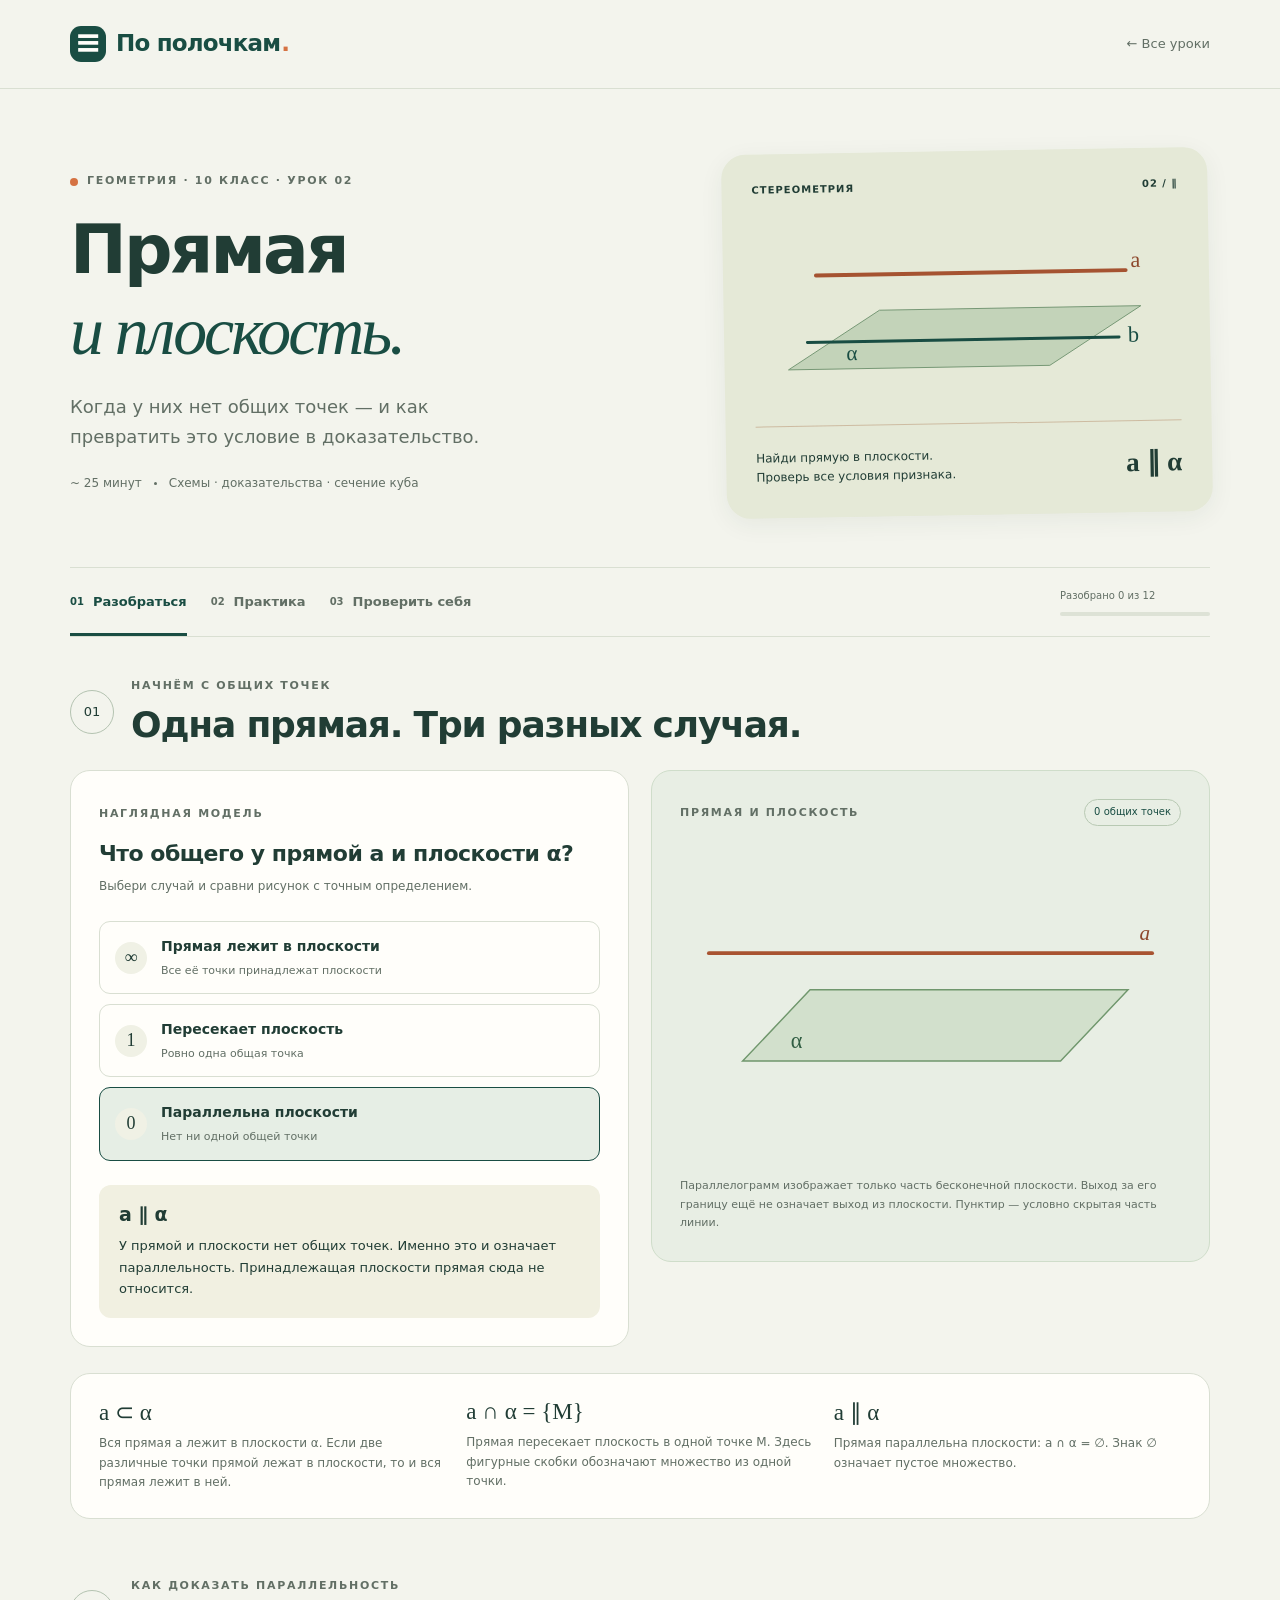
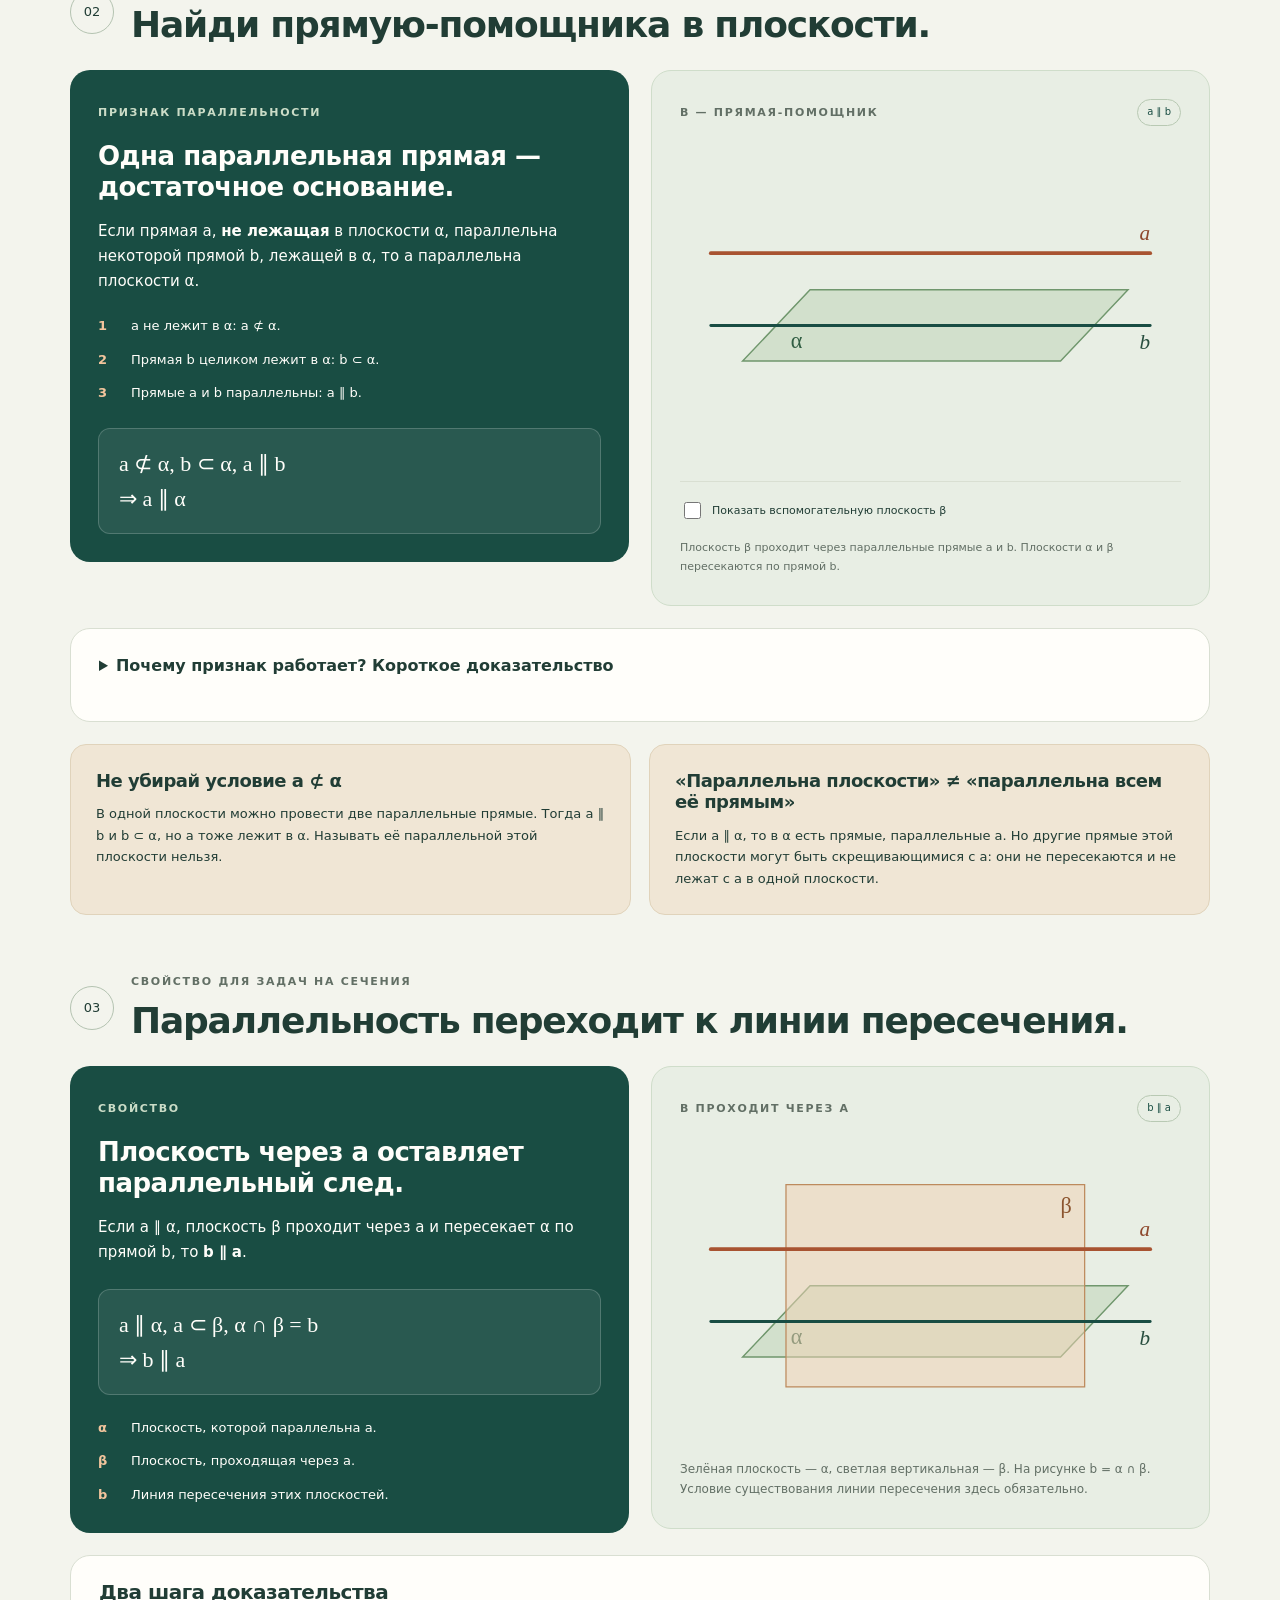
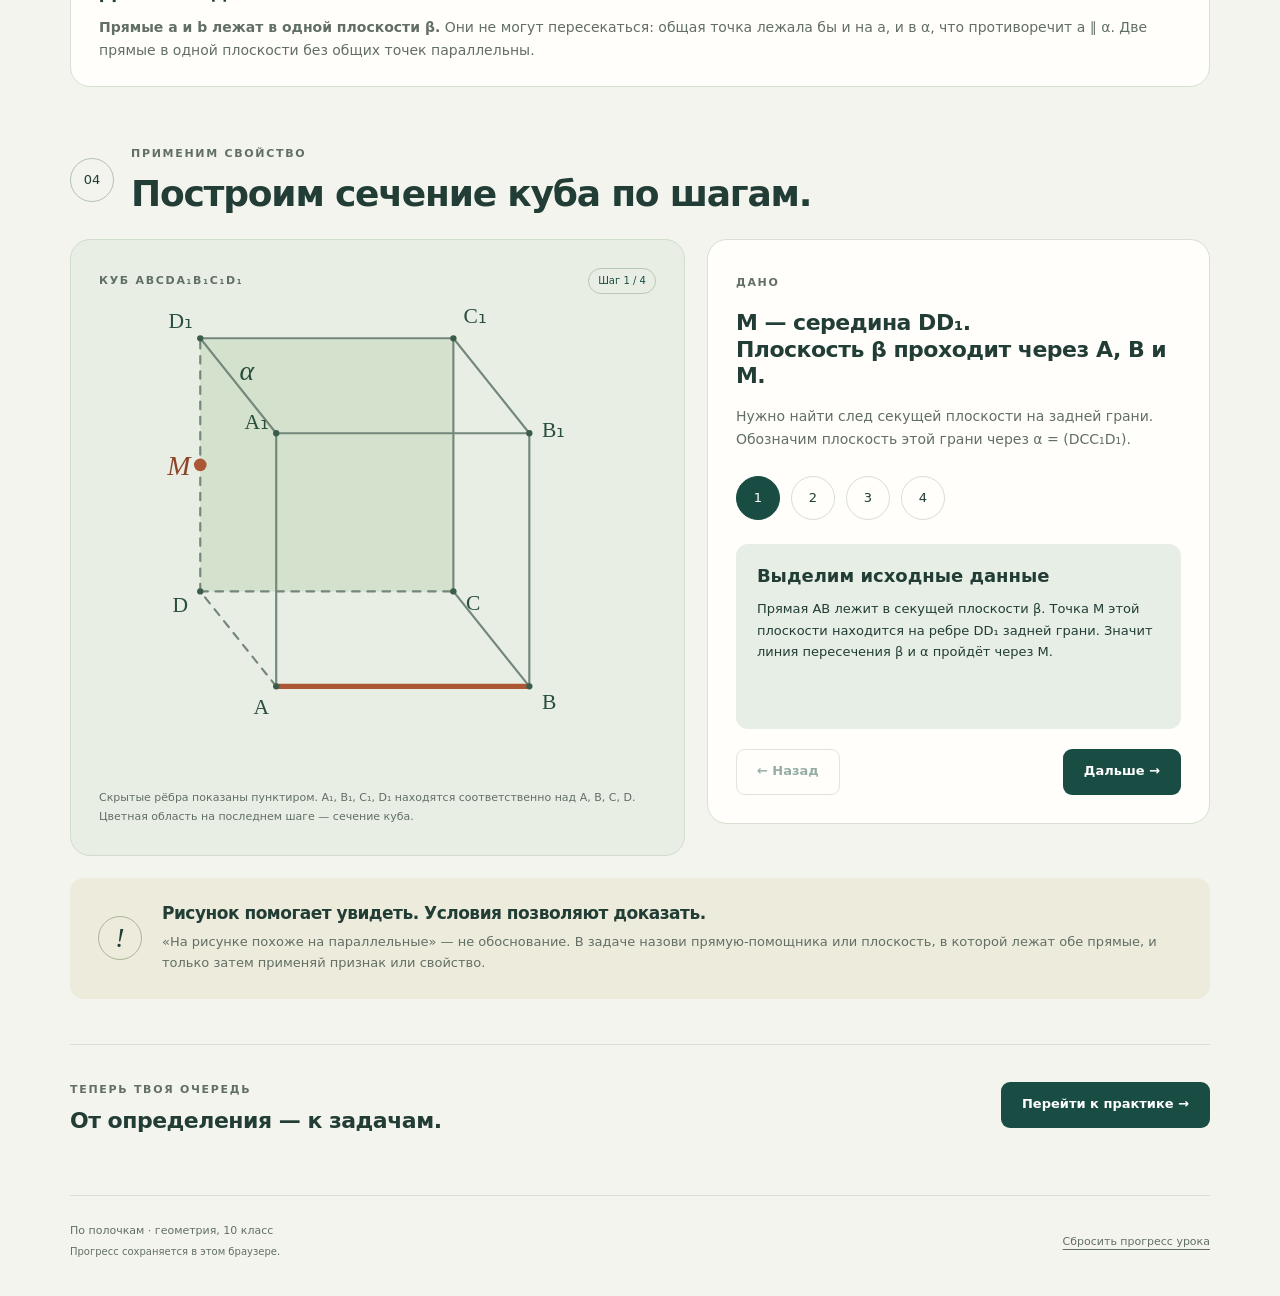
<file: geometry-10-line-plane/index.html>
<!doctype html>
<html lang="ru">
  <head>
    <meta charset="utf-8" />
    <meta name="viewport" content="width=device-width, initial-scale=1" />
    <meta name="theme-color" content="#194d43" />
    <meta
      name="description"
      content="Геометрия, 10 класс: взаимное расположение прямой и плоскости, признак параллельности, свойство линии пересечения и сечение куба. Схемы и задания с объяснениями."
    />
    <title>
      Параллельность прямой и плоскости — геометрия, 10 класс · По полочкам
    </title>
    <link
      rel="icon"
      href="data:image/svg+xml,%3Csvg xmlns='http://www.w3.org/2000/svg' viewBox='0 0 64 64'%3E%3Crect width='64' height='64' rx='18' fill='%23194d43'/%3E%3Ctext x='32' y='43' text-anchor='middle' font-size='36' font-family='sans-serif' fill='%23f5f4e8'%3E%E2%88%A5%3C/text%3E%3C/svg%3E"
    />
    <link rel="stylesheet" href="../assets/styles.css" />
    <link rel="stylesheet" href="./lesson.css" />
    <script src="../assets/lesson-runner.js" defer></script>
    <script src="./lesson.js" defer></script>
  </head>
  <body class="geometry-lesson">
    <a class="skip-link" href="#main">К содержанию</a>
    <header class="site-header">
      <div class="container header-inner">
        <a class="brand" href="../"
          ><span class="brand-mark" aria-hidden="true">≡</span>По полочкам<span
            class="brand-dot"
            aria-hidden="true"
            >.</span
          ></a
        ><a class="back-link" href="../">← Все уроки</a>
      </div>
    </header>
    <main id="main" class="container lesson-main">
      <section class="hero" aria-labelledby="lesson-title">
        <div class="hero-copy">
          <div class="eyebrow">
            <span class="subject-dot"></span>Геометрия · 10 класс · урок 02
          </div>
          <h1 id="lesson-title">Прямая<br /><em>и плоскость.</em></h1>
          <p>
            Когда у них нет общих точек — и как превратить это условие в
            доказательство.
          </p>
          <div class="hero-meta">
            <span>~ 25 минут</span
            ><span class="small-dot" aria-hidden="true"></span
            ><span>Схемы · доказательства · сечение куба</span>
          </div>
        </div>
        <div class="formula-poster geometry-poster">
          <div class="poster-top">
            <span>Стереометрия</span><span aria-hidden="true">02 / ∥</span>
          </div>
          <svg
            viewBox="0 0 440 210"
            role="img"
            aria-label="Прямая a параллельна прямой b в плоскости альфа"
          >
            <path
              d="M35 164 305 164 400 104 130 104Z"
              fill="#c3d3b9"
              stroke="#759774"
            />
            <path
              d="M65 67 385 67"
              stroke="#a55331"
              stroke-width="4"
              stroke-linecap="round"
            />
            <path
              d="M55 136 377 136"
              stroke="#194d43"
              stroke-width="3"
              stroke-linecap="round"
            />
            <text
              x="390"
              y="64"
              font-size="23"
              font-family="Georgia,serif"
              fill="#8d482c"
            >
              a
            </text>
            <text
              x="386"
              y="141"
              font-size="23"
              font-family="Georgia,serif"
              fill="#194d43"
            >
              b
            </text>
            <text
              x="95"
              y="155"
              font-size="22"
              font-family="Georgia,serif"
              fill="#194d43"
            >
              α
            </text>
          </svg>
          <div class="poster-rule"></div>
          <div class="poster-bottom">
            <span
              >Найди прямую в плоскости.<br />Проверь все условия
              признака.</span
            ><strong>a ∥ α</strong>
          </div>
        </div>
      </section>

      <div class="lesson-navigation">
        <div class="tabs" role="tablist" aria-label="Этапы урока">
          <button
            id="tab-learn"
            class="tab active"
            type="button"
            role="tab"
            aria-selected="true"
            aria-controls="panel-learn"
            tabindex="0"
            data-tab="learn"
          >
            <span>01</span> Разобраться</button
          ><button
            id="tab-practice"
            class="tab"
            type="button"
            role="tab"
            aria-selected="false"
            aria-controls="panel-practice"
            tabindex="-1"
            data-tab="practice"
          >
            <span>02</span> Практика</button
          ><button
            id="tab-check"
            class="tab"
            type="button"
            role="tab"
            aria-selected="false"
            aria-controls="panel-check"
            tabindex="-1"
            data-tab="check"
          >
            <span>03</span> Проверить себя
          </button>
        </div>
        <div class="overall-progress">
          <span id="overall-label">Разобрано 0 из 12</span>
          <div
            class="progress-track"
            role="progressbar"
            aria-label="Разобранные задания практики"
            aria-valuemin="0"
            aria-valuemax="12"
            aria-valuenow="0"
          >
            <span id="overall-fill"></span>
          </div>
        </div>
      </div>
      <p id="storage-notice" class="storage-notice" role="status" hidden>
        Сохранение недоступно. Урок работает, но прогресс исчезнет после
        закрытия страницы.
      </p>
      <noscript
        ><div class="callout">
          Теорию можно прочитать без JavaScript. Для схем, переключения разделов
          и проверки ответов включи JavaScript.
        </div></noscript
      >

      <section
        id="panel-learn"
        class="tab-panel"
        role="tabpanel"
        aria-labelledby="tab-learn"
        tabindex="0"
      >
        <div class="section-heading">
          <span class="section-number">01</span>
          <div>
            <div class="eyebrow">Начнём с общих точек</div>
            <h2>Одна прямая. Три разных случая.</h2>
          </div>
        </div>
        <div class="case-layout">
          <article class="paper case-details">
            <span class="mini-label">Наглядная модель</span>
            <h3>Что общего у прямой a и плоскости α?</h3>
            <p class="card-note">
              Выбери случай и сравни рисунок с точным определением.
            </p>
            <div
              class="case-choices"
              role="group"
              aria-label="Взаимное расположение прямой и плоскости"
            >
              <button
                class="case-choice"
                type="button"
                data-case="inside"
                aria-pressed="false"
              >
                <span>∞</span
                ><span
                  ><strong>Прямая лежит в плоскости</strong
                  ><small>Все её точки принадлежат плоскости</small></span
                >
              </button>
              <button
                class="case-choice"
                type="button"
                data-case="crossing"
                aria-pressed="false"
              >
                <span>1</span
                ><span
                  ><strong>Пересекает плоскость</strong
                  ><small>Ровно одна общая точка</small></span
                >
              </button>
              <button
                class="case-choice"
                type="button"
                data-case="parallel"
                aria-pressed="true"
              >
                <span>0</span
                ><span
                  ><strong>Параллельна плоскости</strong
                  ><small>Нет ни одной общей точки</small></span
                >
              </button>
            </div>
            <div
              id="case-result"
              class="case-result"
              aria-live="polite"
              aria-atomic="true"
            >
              <h4>a ∥ α</h4>
              <p>
                У прямой и плоскости нет общих точек. Именно это и означает
                параллельность.
              </p>
            </div>
          </article>
          <article class="diagram-card">
            <div class="card-kicker">
              <span class="mini-label">Прямая и плоскость</span
              ><span class="model-tag" id="case-count">0 общих точек</span>
            </div>
            <svg
              id="case-model"
              viewBox="0 0 520 350"
              role="img"
              aria-labelledby="case-model-title case-model-desc"
            >
              <title id="case-model-title">Прямая параллельна плоскости</title>
              <desc id="case-model-desc">
                Прямая a проходит вне плоскости α и не имеет с ней общих точек.
              </desc>
              <g id="case-drawing"></g>
            </svg>
            <p class="footnote">
              Параллелограмм изображает только часть бесконечной плоскости.
              Выход за его границу ещё не означает выход из плоскости. Пунктир —
              условно скрытая часть линии.
            </p>
          </article>
        </div>
        <div class="paper notation-card">
          <div>
            <strong>a ⊂ α</strong>
            <p>
              Вся прямая a лежит в плоскости α. Если две различные точки прямой
              лежат в плоскости, то и вся прямая лежит в ней.
            </p>
          </div>
          <div>
            <strong>a ∩ α = {M}</strong>
            <p>
              Прямая пересекает плоскость в одной точке M. Здесь фигурные скобки
              обозначают множество из одной точки.
            </p>
          </div>
          <div>
            <strong>a ∥ α</strong>
            <p>
              Прямая параллельна плоскости: a ∩ α = ∅. Знак ∅ означает пустое
              множество.
            </p>
          </div>
        </div>

        <div class="section-heading spaced">
          <span class="section-number">02</span>
          <div>
            <div class="eyebrow">Как доказать параллельность</div>
            <h2>Найди прямую-помощника в плоскости.</h2>
          </div>
        </div>
        <div class="theorem-layout">
          <article class="theorem-card">
            <span class="mini-label">Признак параллельности</span>
            <h3>Одна параллельная прямая — достаточное основание.</h3>
            <p>
              Если прямая a, <strong>не лежащая</strong> в плоскости α,
              параллельна некоторой прямой b, лежащей в α, то a параллельна
              плоскости α.
            </p>
            <ol class="condition-list">
              <li><span>1</span>a не лежит в α: a ⊄ α.</li>
              <li><span>2</span>Прямая b целиком лежит в α: b ⊂ α.</li>
              <li><span>3</span>Прямые a и b параллельны: a ∥ b.</li>
            </ol>
            <div class="math-line">a ⊄ α, b ⊂ α, a ∥ b<br />⇒ a ∥ α</div>
          </article>
          <article class="diagram-card">
            <div class="card-kicker">
              <span class="mini-label">b — прямая-помощник</span
              ><span class="model-tag">a ∥ b</span>
            </div>
            <svg
              id="criterion-model"
              viewBox="0 0 520 350"
              role="img"
              aria-labelledby="criterion-title criterion-desc"
            >
              <title id="criterion-title">
                Признак параллельности прямой и плоскости
              </title>
              <desc id="criterion-desc">
                Прямая b лежит в α, прямая a не лежит в α и параллельна b.
                Дополнительная плоскость β может быть показана для
                доказательства.
              </desc>
              <g id="criterion-drawing"></g></svg
            ><label class="checkbox-label proof-toggle"
              ><input id="show-proof-plane" type="checkbox" />Показать
              вспомогательную плоскость β</label
            >
            <p class="footnote">
              Плоскость β проходит через параллельные прямые a и b. Плоскости α
              и β пересекаются по прямой b.
            </p>
          </article>
        </div>
        <details class="paper proof-card property-proof">
          <summary>Почему признак работает? Короткое доказательство</summary>
          <ol class="explanation-steps">
            <li>
              <span>1</span>
              <div>
                <h4>Проведём плоскость β через a и b</h4>
                <p>
                  Параллельные прямые лежат в одной плоскости. β отличается от
                  α, потому что a не лежит в α. Обе плоскости содержат b, значит
                  α ∩ β = b.
                </p>
              </div>
            </li>
            <li>
              <span>2</span>
              <div>
                <h4>Предположим, что a пересекает α в точке M</h4>
                <p>
                  Точка M лежит и в β, так как M принадлежит a, и в α.
                  Следовательно, M лежит на их линии пересечения b.
                </p>
              </div>
            </li>
            <li>
              <span>3</span>
              <div>
                <h4>Получили противоречие</h4>
                <p>
                  Тогда a и b имеют общую точку M, хотя a ∥ b. Значит a не
                  пересекает α, то есть a ∥ α.
                </p>
              </div>
            </li>
          </ol>
        </details>

        <div class="pitfall-grid">
          <article class="pitfall-card">
            <h3>Не убирай условие a ⊄ α</h3>
            <p>
              В одной плоскости можно провести две параллельные прямые. Тогда a
              ∥ b и b ⊂ α, но a тоже лежит в α. Называть её параллельной этой
              плоскости нельзя.
            </p>
          </article>
          <article class="pitfall-card">
            <h3>«Параллельна плоскости» ≠ «параллельна всем её прямым»</h3>
            <p>
              Если a ∥ α, то в α есть прямые, параллельные a. Но другие прямые
              этой плоскости могут быть скрещивающимися с a: они не пересекаются
              и не лежат с a в одной плоскости.
            </p>
          </article>
        </div>

        <div class="section-heading spaced">
          <span class="section-number">03</span>
          <div>
            <div class="eyebrow">Свойство для задач на сечения</div>
            <h2>Параллельность переходит к линии пересечения.</h2>
          </div>
        </div>
        <div class="theorem-layout">
          <article class="theorem-card">
            <span class="mini-label">Свойство</span>
            <h3>Плоскость через a оставляет параллельный след.</h3>
            <p>
              Если a ∥ α, плоскость β проходит через a и пересекает α по прямой
              b, то <strong>b ∥ a</strong>.
            </p>
            <div class="math-line">a ∥ α, a ⊂ β, α ∩ β = b<br />⇒ b ∥ a</div>
            <ol class="condition-list">
              <li><span>α</span>Плоскость, которой параллельна a.</li>
              <li><span>β</span>Плоскость, проходящая через a.</li>
              <li><span>b</span>Линия пересечения этих плоскостей.</li>
            </ol>
          </article>
          <article class="diagram-card">
            <div class="card-kicker">
              <span class="mini-label">β проходит через a</span
              ><span class="model-tag">b ∥ a</span>
            </div>
            <svg
              viewBox="0 0 520 350"
              role="img"
              aria-labelledby="property-title property-desc"
            >
              <title id="property-title">
                Линия пересечения плоскостей параллельна прямой a
              </title>
              <desc id="property-desc">
                Плоскость β содержит a и пересекает α по b. Прямые a и b лежат в
                β и параллельны.
              </desc>
              <g id="property-drawing"></g>
            </svg>
            <p class="diagram-caption">
              Зелёная плоскость — α, светлая вертикальная — β. На рисунке b = α
              ∩ β. Условие существования линии пересечения здесь обязательно.
            </p>
          </article>
        </div>
        <article class="paper property-proof">
          <h3>Два шага доказательства</h3>
          <p>
            <strong>Прямые a и b лежат в одной плоскости β.</strong> Они не
            могут пересекаться: общая точка лежала бы и на a, и в α, что
            противоречит a ∥ α. Две прямые в одной плоскости без общих точек
            параллельны.
          </p>
        </article>

        <div class="section-heading spaced">
          <span class="section-number">04</span>
          <div>
            <div class="eyebrow">Применим свойство</div>
            <h2>Построим сечение куба по шагам.</h2>
          </div>
        </div>
        <div class="cut-layout">
          <article class="diagram-card">
            <div class="card-kicker">
              <span class="mini-label">Куб ABCDA₁B₁C₁D₁</span
              ><span class="model-tag" id="cut-counter">Шаг 1 / 4</span>
            </div>
            <svg
              id="cut-model"
              viewBox="0 0 440 380"
              role="img"
              aria-labelledby="cut-title cut-description"
            >
              <title id="cut-title">
                Построение сечения куба плоскостью ABM
              </title>
              <desc id="cut-description">
                Дан куб. M — середина ребра DD₁. Требуется построить сечение
                плоскостью через A, B и M.
              </desc>
              <g id="cut-drawing"></g>
            </svg>
            <p class="footnote">
              Скрытые рёбра показаны пунктиром. A₁, B₁, C₁, D₁ находятся
              соответственно над A, B, C, D. Цветная область на последнем шаге —
              сечение куба.
            </p>
          </article>
          <article class="paper cut-notes">
            <span class="mini-label">Дано</span>
            <h3>M — середина DD₁.<br />Плоскость β проходит через A, B и M.</h3>
            <p>
              Нужно найти след секущей плоскости на задней грани. Обозначим
              плоскость этой грани через α = (DCC₁D₁).
            </p>
            <div
              class="cut-step-dots"
              role="group"
              aria-label="Шаги построения"
            >
              <button
                type="button"
                data-cut="0"
                aria-current="step"
                aria-label="Шаг 1: дано"
              >
                1</button
              ><button
                type="button"
                data-cut="1"
                aria-label="Шаг 2: применить признак"
              >
                2</button
              ><button
                type="button"
                data-cut="2"
                aria-label="Шаг 3: найти линию пересечения"
              >
                3</button
              ><button
                type="button"
                data-cut="3"
                aria-label="Шаг 4: завершить сечение"
              >
                4
              </button>
            </div>
            <div
              id="cut-step-copy"
              class="cut-step-copy"
              aria-live="polite"
              aria-atomic="true"
            ></div>
            <div class="cut-actions">
              <button
                id="cut-prev"
                type="button"
                class="button button-light"
                disabled
              >
                ← Назад</button
              ><button
                id="cut-next"
                type="button"
                class="button button-primary"
              >
                Дальше →
              </button>
            </div>
          </article>
        </div>
        <div class="remember-strip">
          <span class="remember-symbol" aria-hidden="true">!</span>
          <div>
            <h3>Рисунок помогает увидеть. Условия позволяют доказать.</h3>
            <p>
              «На рисунке похоже на параллельные» — не обоснование. В задаче
              назови прямую-помощника или плоскость, в которой лежат обе прямые,
              и только затем применяй признак или свойство.
            </p>
          </div>
        </div>
        <div class="lesson-next">
          <div>
            <span class="mini-label">Теперь твоя очередь</span>
            <h3>От определения — к задачам.</h3>
          </div>
          <button
            class="button button-primary"
            type="button"
            data-go="practice"
          >
            Перейти к практике →
          </button>
        </div>
      </section>

      <section
        id="panel-practice"
        class="tab-panel"
        role="tabpanel"
        aria-labelledby="tab-practice"
        tabindex="0"
        hidden
      >
        <div class="panel-intro">
          <div>
            <div class="eyebrow">Без спешки и без оценок</div>
            <h2>Попробуй. Разберись. Запомни.</h2>
            <p>
              Выбери ответ — и сразу прочитай объяснение. Можно вернуться к
              любому заданию.
            </p>
          </div>
          <div class="practice-stat">
            <strong id="first-try-count">0</strong
            ><span>верно с первого раза</span>
          </div>
        </div>
        <div class="practice-layout">
          <aside class="paper practice-sidebar" aria-label="Задания">
            <div class="card-kicker">
              <h3>Твой маршрут</h3>
              <span>12 шагов</span>
            </div>
            <div id="question-dots" class="question-dots"></div>
            <div class="status-key">
              <span
                ><i class="status-marker done" aria-hidden="true"></i
                >Верно</span
              ><span
                ><i class="status-marker review" aria-hidden="true"></i>Нужно
                повторить</span
              >
            </div>
            <p class="footnote">
              Разобранное задание учитывается в прогрессе. Ответ после подсказки
              не считается верным с первой попытки.
            </p>
            <button class="text-button" type="button" data-go="learn">
              ↖ Вернуться к теории
            </button>
          </aside>
          <article
            id="practice-card"
            class="paper practice-card"
            aria-labelledby="question-title"
          >
            <div id="practice-content"></div>
          </article>
        </div>
        <div id="practice-complete" class="completion-banner" hidden>
          <div>
            <span class="mini-label">Весь маршрут разобран</span>
            <h3>Хорошая работа. Осталась самопроверка.</h3>
            <p id="practice-complete-text"></p>
          </div>
          <button type="button" class="button button-primary" data-go="check">
            Проверить себя →
          </button>
        </div>
      </section>

      <section
        id="panel-check"
        class="tab-panel"
        role="tabpanel"
        aria-labelledby="tab-check"
        tabindex="0"
        hidden
      >
        <div class="panel-intro">
          <div>
            <div class="eyebrow">Последний шаг</div>
            <h2>Собери всё вместе.</h2>
            <p>
              6 вопросов без подсказок. После проверки появятся ответы и
              объяснения. Ограничения по времени нет.
            </p>
          </div>
          <span class="tag">Расположение · признак · сечения</span>
        </div>
        <div id="exam-result" class="exam-result" role="status" hidden></div>
        <form id="exam-form" novalidate>
          <div id="exam-questions" class="exam-questions"></div>
          <p id="exam-error" class="form-error" role="alert" hidden></p>
          <div class="exam-actions">
            <p id="exam-filled" class="muted">Выбрано ответов: 0 из 6</p>
            <button
              id="exam-submit"
              type="submit"
              class="button button-primary"
            >
              Проверить ответы →</button
            ><button
              id="exam-restart"
              type="button"
              class="button button-light"
              hidden
            >
              Пройти ещё раз ↻
            </button>
          </div>
        </form>
        <div class="paper pocket-card">
          <div>
            <span class="mini-label">Памятка</span>
            <h3>Три случая. Один признак. Полезное свойство.</h3>
          </div>
          <ol>
            <li>
              <strong>Определение:</strong> a ∥ α означает отсутствие общих
              точек. Если a лежит в α, она не считается параллельной этой
              плоскости.
            </li>
            <li>
              <strong>Признак:</strong> a ⊄ α, b ⊂ α и a ∥ b ⇒ a ∥ α. Условие a
              ⊄ α обязательно.
            </li>
            <li>
              <strong>Свойство:</strong> a ∥ α, a ⊂ β и α ∩ β = b ⇒ b ∥ a. В
              доказательстве a и b лежат в одной плоскости β.
            </li>
            <li>
              <strong>Сечение:</strong> найди точку следа на грани и проведи
              через неё прямую в направлении, которое даёт свойство.
            </li>
          </ol>
          <button id="print-summary" type="button" class="text-button">
            Распечатать памятку ↗
          </button>
        </div>
      </section>
    </main>
    <footer class="container site-footer">
      <div>
        <span>По полочкам · геометрия, 10 класс</span>
        <p>Прогресс сохраняется в этом браузере.</p>
      </div>
      <button id="reset-progress" type="button" class="text-button">
        Сбросить прогресс урока
      </button>
    </footer>
  </body>
</html>
</file>
<file: assets/styles.css>
@charset "UTF-8";
.sr-only {
  position: absolute;
  width: 1px;
  height: 1px;
  padding: 0;
  margin: -1px;
  overflow: hidden;
  clip: rect(0, 0, 0, 0);
  white-space: nowrap;
  border: 0;
}
:root {
  --page: #f3f4ed;
  --paper: #fffefa;
  --ink: #213d35;
  --green: #194d43;
  --green-light: #e6eee5;
  --muted: #626f65;
  --line: #d9dfd2;
  --orange: #d57242;
  --peach: #f0d7bd;
  --error: #913a27;
  --error-bg: #fcece5;
  --success: #235d41;
  --success-bg: #e8f2e6;
  --radius: 20px;
  --shadow: 0 6px 24px #243f3010;
}
* {
  box-sizing: border-box;
}
html {
  scroll-behavior: smooth;
  scroll-padding-top: 110px;
}
body {
  margin: 0;
  color: var(--ink);
  background: var(--page);
  font:
    16px/1.65 system-ui,
    -apple-system,
    BlinkMacSystemFont,
    "Segoe UI",
    sans-serif;
}
button,
input {
  font: inherit;
}
button,
a,
input {
  -webkit-tap-highlight-color: transparent;
}
button,
a {
  touch-action: manipulation;
}
button {
  cursor: pointer;
}
button:disabled {
  cursor: default;
}
button:focus-visible,
a:focus-visible,
input:focus-visible,
[tabindex]:focus-visible {
  outline: 3px solid #b35728;
  outline-offset: 5px;
}
a {
  color: var(--green);
  text-underline-offset: 4px;
}
button {
  color: inherit;
}
h1,
h2,
h3,
h4,
p {
  margin: 0;
}
h1,
h2,
h3,
h4 {
  line-height: 1.2;
}
h1 {
  font-size: clamp(46px, 6vw, 80px);
  letter-spacing: -3.6px;
  font-weight: 740;
}
h2 {
  font-size: clamp(27px, 3vw, 36px);
  letter-spacing: -1.2px;
  font-weight: 680;
}
h3 {
  font-size: 22px;
  letter-spacing: -0.5px;
  font-weight: 650;
}
h4 {
  font-size: 17px;
  font-weight: 680;
}
p + p {
  margin-top: 12px;
}
sub,
sup {
  font-size: 0.64em;
  line-height: 0;
}
em {
  font-style: normal;
}
strong {
  font-weight: 690;
}
[hidden] {
  display: none !important;
}
.container {
  width: min(1140px, calc(100% - 72px));
  margin-inline: auto;
}
.site-header {
  border-bottom: 1px solid var(--line);
}
.header-inner {
  min-height: 88px;
  display: flex;
  justify-content: space-between;
  align-items: center;
  gap: 24px;
}
.brand {
  display: inline-flex;
  align-items: center;
  gap: 10px;
  text-decoration: none;
  font-weight: 760;
  font-size: 23px;
  letter-spacing: -0.8px;
  white-space: nowrap;
}
.brand-mark {
  display: grid;
  place-items: center;
  width: 36px;
  height: 36px;
  background: var(--green);
  color: #fffefa;
  border-radius: 11px;
  font-size: 32px;
  line-height: 1;
  padding-bottom: 5px;
}
.brand-dot {
  color: var(--orange);
  margin-left: -9px;
}
.header-note,
.back-link {
  font-size: 13px;
  color: var(--muted);
}
.back-link {
  padding: 10px 0;
  text-decoration: none;
}
.skip-link {
  position: absolute;
  left: 20px;
  top: -120px;
  z-index: 100;
  background: white;
  padding: 12px;
  border: 2px solid var(--green);
}
.skip-link:focus {
  top: 10px;
}
.eyebrow,
.mini-label {
  text-transform: uppercase;
  font-size: 11px;
  font-weight: 750;
  letter-spacing: 1.7px;
  color: var(--muted);
}
.eyebrow {
  display: flex;
  align-items: center;
  gap: 9px;
}
.subject-dot {
  width: 8px;
  height: 8px;
  border-radius: 50%;
  background: var(--orange);
  display: inline-block;
  flex-shrink: 0;
}
.small-dot {
  width: 3px;
  height: 3px;
  border-radius: 50%;
  background: var(--muted);
  display: inline-block;
}
.hero {
  display: grid;
  grid-template-columns: 1.1fr 0.9fr;
  gap: 60px;
  align-items: center;
  padding: 62px 0 52px;
}
.hero h1 {
  margin: 18px 0 20px;
}
.hero h1 em {
  color: var(--green);
  font-family: Georgia, "Times New Roman", serif;
  font-weight: 400;
  font-style: italic;
  letter-spacing: -3px;
}
.hero-copy > p {
  font-size: 18px;
  max-width: 450px;
  color: var(--muted);
  line-height: 1.65;
}
.hero-meta {
  display: flex;
  align-items: center;
  gap: 12px;
  color: var(--muted);
  font-size: 12px;
  margin-top: 22px;
  flex-wrap: wrap;
}
.formula-poster {
  position: relative;
  background: var(--peach);
  border-radius: 24px;
  padding: 28px 30px;
  overflow: hidden;
  transform: rotate(1.5deg);
  box-shadow: var(--shadow);
}
.poster-top,
.poster-bottom {
  display: flex;
  align-items: center;
  justify-content: space-between;
  gap: 16px;
}
.poster-top {
  font-size: 10px;
  letter-spacing: 1px;
  text-transform: uppercase;
  font-weight: 700;
}
.big-formula {
  font:
    64px/1.2 Georgia,
    serif;
  white-space: nowrap;
  letter-spacing: -1.4px;
  margin: 42px 0 32px;
}
.big-formula sub {
  font-size: 0.45em;
}
.poster-rule {
  height: 1px;
  background: #b58d6d80;
}
.poster-bottom {
  padding-top: 20px;
  font-size: 12px;
  line-height: 1.6;
}
.poster-orbit {
  font-size: 55px;
  line-height: 1;
  font-family: Georgia, serif;
  color: #9b502a;
}
.lesson-navigation {
  position: sticky;
  top: 0;
  z-index: 10;
  display: flex;
  align-items: center;
  justify-content: space-between;
  gap: 28px;
  border-top: 1px solid var(--line);
  border-bottom: 1px solid var(--line);
  background: #f3f4edf5;
  backdrop-filter: blur(10px);
  margin-bottom: 40px;
}
.tabs {
  display: flex;
  gap: 24px;
  min-width: 0;
}
.tab {
  display: flex;
  align-items: center;
  justify-content: center;
  gap: 9px;
  white-space: nowrap;
  min-height: 68px;
  border: 0;
  border-bottom: 3px solid transparent;
  background: transparent;
  padding: 12px 0 9px;
  color: var(--muted);
  font-size: 13px;
  font-weight: 650;
}
.tab span {
  font-size: 10px;
  font-variant-numeric: tabular-nums;
  color: var(--muted);
}
.tab.active {
  border-bottom-color: var(--green);
  color: var(--green);
}
.tab.active span {
  color: var(--green);
}
.overall-progress {
  flex: 0 0 150px;
  font-size: 10px;
  color: var(--muted);
}
.progress-track {
  height: 4px;
  background: #dde2d6;
  border-radius: 8px;
  overflow: hidden;
  margin-top: 7px;
}
.progress-track > span {
  display: block;
  height: 100%;
  width: 0;
  background: var(--green);
  transition: width 0.25s;
}
.tab-panel:focus {
  outline-offset: 10px;
}
.section-heading {
  display: flex;
  align-items: center;
  gap: 17px;
  margin-bottom: 24px;
}
.section-heading .eyebrow {
  margin-bottom: 8px;
}
.section-number {
  display: grid;
  place-items: center;
  width: 44px;
  height: 44px;
  flex-shrink: 0;
  border: 1px solid #b4c3b1;
  border-radius: 50%;
  font-size: 13px;
  font-variant-numeric: tabular-nums;
}
.spaced {
  margin-top: 58px;
}
.intro-grid {
  display: grid;
  grid-template-columns: repeat(3, minmax(0, 1fr));
  gap: 18px;
}
.paper {
  background: var(--paper);
  border: 1px solid var(--line);
  border-radius: var(--radius);
  min-width: 0;
}
.concept-card {
  padding: 26px;
}
.concept-card h3 {
  font-size: 20px;
  margin: 12px 0;
}
.concept-card > p {
  font-size: 14px;
  color: var(--muted);
}
.concept-card strong {
  color: var(--ink);
}
.atom-legend {
  display: flex;
  gap: 18px;
  flex-wrap: wrap;
  margin-top: 24px;
  font-size: 12px;
}
.atom-legend > span {
  display: flex;
  align-items: center;
  gap: 7px;
}
.carbon-dot,
.hydrogen-dot {
  display: inline-block;
  width: 14px;
  height: 14px;
  border-radius: 50%;
  border: 1px solid #aeb9ac;
}
.carbon-dot {
  background: var(--green);
  border-color: var(--green);
}
.hydrogen-dot {
  background: white;
}
.bond-samples {
  display: flex;
  align-items: center;
  gap: 22px;
  font-size: 17px;
  margin-top: 21px;
  flex-wrap: wrap;
}
.bond-samples > span {
  color: #6d746b;
  white-space: nowrap;
}
.bond-samples small {
  display: block;
  font-size: 11px;
  color: var(--muted);
  text-align: center;
  line-height: 1.4;
}
.bond-samples .bond-ok {
  color: var(--green);
  font-weight: 700;
}
.card-note {
  font-size: 12px !important;
  color: var(--muted);
}
.concept-card .card-note {
  border-top: 1px solid var(--line);
  padding-top: 13px;
  margin-top: 16px;
}
.series-layout {
  display: grid;
  grid-template-columns: 1fr 1fr;
  gap: 22px;
  align-items: start;
}
.formula-lab,
.series-card {
  padding: 30px;
}
.card-kicker {
  display: flex;
  align-items: center;
  justify-content: space-between;
  gap: 12px;
}
.card-kicker h3 {
  font-size: 20px;
}
.live-badge,
.model-tag {
  font-size: 10px;
  white-space: nowrap;
  padding: 4px 9px;
  border: 1px solid #b8c9b3;
  border-radius: 20px;
  color: var(--green);
}
.formula-lab h3 {
  margin: 22px 0 12px;
}
.formula-lab > p {
  font-size: 14px;
  color: var(--muted);
}
.range-label {
  display: flex;
  justify-content: space-between;
  align-items: center;
  gap: 16px;
  font-size: 13px;
  font-weight: 650;
  margin: 28px 0 10px;
}
.range-label output {
  display: grid;
  place-items: center;
  min-width: 35px;
  padding: 3px 8px;
  border-radius: 6px;
  background: var(--green-light);
  font-size: 13px;
  font-variant-numeric: tabular-nums;
}
input[type="range"] {
  display: block;
  width: 100%;
  height: 30px;
  margin: 0;
  accent-color: var(--green);
  cursor: pointer;
  touch-action: pan-y;
}
.range-scale {
  display: flex;
  justify-content: space-between;
  font-size: 10px;
  color: var(--muted);
  margin-top: 3px;
}
.formula-result {
  text-align: center;
  background: #edf1e7;
  border-radius: 14px;
  margin: 23px 0;
  display: flex;
  flex-direction: column;
  align-items: center;
  padding: 25px 18px;
  gap: 13px;
}
.formula-result > span:first-child {
  font-size: 13px;
  font-weight: 650;
}
.formula-result strong {
  font:
    60px/1.3 Georgia,
    serif;
  letter-spacing: -2px;
}
.formula-result > span:last-child {
  font-size: 13px;
  font-variant-numeric: tabular-nums;
  color: var(--muted);
}
.homologue-step {
  display: flex;
  align-items: center;
  gap: 16px;
  margin: 22px 0;
}
.step-token {
  background: var(--peach);
  padding: 10px 12px;
  border-radius: 9px;
  font-size: 18px;
  white-space: nowrap;
}
.homologue-step p {
  font-size: 13px;
  color: var(--muted);
}
.callout {
  background: #fff0da;
  border-left: 3px solid #c97941;
  padding: 18px 20px;
  font-size: 13px;
  border-radius: 0 10px 10px 0;
}
.callout strong {
  display: block;
  margin-bottom: 6px;
}
.callout.subtle {
  background: #f4f3e8;
  border-color: #b1b99b;
  font-size: 12px;
}
.series-card > .card-note {
  margin: 15px 0 20px;
}
.homologue-list {
  display: grid;
  gap: 3px;
}
.homologue-row {
  display: grid;
  grid-template-columns: 30px 1fr 90px;
  gap: 12px;
  align-items: center;
  width: 100%;
  min-height: 45px;
  text-align: left;
  border: 1px solid transparent;
  border-radius: 8px;
  padding: 7px 12px;
  background: transparent;
  font-size: 14px;
}
.homologue-row:hover {
  background: #eff2e9;
}
.homologue-row[aria-pressed="true"] {
  background: var(--green-light);
  border-color: #bacbb5;
}
.homologue-index {
  font-size: 11px;
  color: var(--muted);
  font-variant-numeric: tabular-nums;
}
.homologue-formula {
  text-align: right;
  font-size: 17px;
}
.footnote {
  font-size: 11px;
  line-height: 1.7;
  color: var(--muted);
}
.series-card > .footnote {
  border-top: 1px solid var(--line);
  padding-top: 15px;
  margin-top: 18px;
}
.structure-layout {
  display: grid;
  grid-template-columns: 1fr 1fr;
  gap: 22px;
}
.molecule-card {
  background: #e4ece2;
  border: 1px solid #d2dfce;
  border-radius: var(--radius);
  padding: 28px;
  min-width: 0;
}
.molecule-card svg {
  width: 100%;
  display: block;
  overflow: visible;
}
.molecule-card .range-label {
  margin-top: 0;
}
.molecule-card .range-label output {
  background: #f7f8ef;
}
.molecule-card > .footnote {
  margin-top: 18px;
}
.model-controls {
  display: flex;
  gap: 15px;
  align-items: center;
  justify-content: space-between;
  margin-top: 16px;
  flex-wrap: wrap;
}
.checkbox-label {
  display: flex;
  align-items: center;
  gap: 8px;
  font-size: 11px;
  min-height: 44px;
  cursor: pointer;
}
.checkbox-label input {
  width: 17px;
  height: 17px;
  accent-color: var(--green);
  flex-shrink: 0;
}
.structure-copy {
  padding: 30px;
}
.structure-copy h3 {
  font-size: 30px;
  margin: 17px 0 24px;
  letter-spacing: -1px;
}
.explanation-steps {
  list-style: none;
  padding: 0;
  margin: 0;
}
.explanation-steps li {
  display: flex;
  gap: 14px;
  margin: 20px 0;
}
.explanation-steps li > span {
  display: grid;
  place-items: center;
  flex-shrink: 0;
  width: 25px;
  height: 25px;
  border-radius: 50%;
  background: var(--green-light);
  font-size: 11px;
}
.explanation-steps p {
  font-size: 13px;
  color: var(--muted);
  margin-top: 8px;
}
.sigma-note {
  border-top: 1px solid var(--line);
  padding-top: 18px;
  font-size: 13px;
}
.sigma-note p {
  font-size: 12px;
  color: var(--muted);
  margin-top: 8px;
}
.remember-strip {
  display: flex;
  gap: 20px;
  align-items: center;
  margin-top: 22px;
  background: #ecebdc;
  border-radius: 14px;
  padding: 25px 28px;
}
.remember-symbol {
  display: grid;
  place-items: center;
  font:
    italic 28px Georgia,
    serif;
  border: 1px solid #adb499;
  border-radius: 50%;
  width: 44px;
  height: 44px;
  flex-shrink: 0;
}
.remember-strip h3 {
  font-size: 17px;
  margin-bottom: 8px;
}
.remember-strip p {
  font-size: 13px;
  color: var(--muted);
}
.lesson-next {
  display: flex;
  align-items: center;
  justify-content: space-between;
  gap: 24px;
  margin: 45px 0 20px;
  border-top: 1px solid var(--line);
  padding-top: 30px;
}
.lesson-next h3 {
  margin-top: 7px;
}
.button {
  display: inline-flex;
  align-items: center;
  justify-content: center;
  gap: 14px;
  min-height: 46px;
  padding: 12px 20px;
  border-radius: 9px;
  font-size: 13px;
  font-weight: 650;
  border: 1px solid transparent;
  text-decoration: none;
  line-height: 1.45;
}
.button-primary {
  background: var(--green);
  color: white;
}
.button-primary:hover {
  background: #123c34;
}
.button-light {
  border-color: #bac7b4;
  background: #fffefa80;
  color: var(--green);
}
.button-light:hover {
  background: #e7eee1;
}
.button:disabled {
  opacity: 0.45;
}
.text-button {
  padding: 10px 0;
  min-height: 44px;
  font-size: 12px;
  border: 0;
  background: transparent;
  text-decoration: underline;
  text-underline-offset: 4px;
  color: var(--green);
}
.panel-intro {
  display: flex;
  align-items: center;
  justify-content: space-between;
  gap: 28px;
  margin-bottom: 30px;
}
.panel-intro h2 {
  margin: 10px 0 13px;
}
.panel-intro p {
  font-size: 14px;
  max-width: 620px;
  color: var(--muted);
}
.practice-stat {
  background: var(--green-light);
  border-radius: 14px;
  display: flex;
  align-items: center;
  gap: 12px;
  padding: 15px 20px;
  flex: 0 0 190px;
}
.practice-stat strong {
  font:
    40px/1.2 Georgia,
    serif;
}
.practice-stat span {
  font-size: 11px;
  line-height: 1.5;
}
.practice-layout {
  display: grid;
  grid-template-columns: 250px minmax(0, 1fr);
  gap: 24px;
  align-items: start;
}
.practice-sidebar {
  padding: 23px;
  position: sticky;
  top: 95px;
  min-width: 0;
}
.practice-sidebar .card-kicker {
  font-size: 10px;
  color: var(--muted);
}
.practice-sidebar .card-kicker h3 {
  font-size: 16px;
  color: var(--ink);
}
.question-dots {
  display: grid;
  grid-template-columns: repeat(4, minmax(0, 1fr));
  gap: 9px;
  margin: 24px 0;
}
.question-dot {
  height: 40px;
  min-height: 40px;
  min-width: 0;
  border: 1px solid var(--line);
  background: var(--page);
  border-radius: 9px;
  font-size: 12px;
}
.question-dot[aria-current="step"] {
  outline: 2px solid var(--green);
  outline-offset: 3px;
}
.question-dot.done {
  background: var(--green);
  color: white;
  border-color: var(--green);
}
.question-dot.review {
  background: #f4e3c8;
  border-color: #b8955e;
  color: #72541d;
}
.status-key {
  display: flex;
  gap: 14px;
  flex-wrap: wrap;
  font-size: 10px;
  line-height: 1.4;
  margin-bottom: 18px;
}
.status-key > span {
  display: flex;
  align-items: center;
  gap: 5px;
}
.status-marker {
  height: 7px;
  width: 7px;
  display: inline-block;
  border-radius: 50%;
}
.status-marker.done {
  background: var(--green);
}
.status-marker.review {
  background: #ba904d;
}
.practice-sidebar .text-button {
  margin-top: 14px;
}
.practice-card {
  padding: 32px;
  scroll-margin-top: 100px;
}
.question-top {
  display: flex;
  justify-content: space-between;
  gap: 18px;
  align-items: center;
  margin-bottom: 26px;
}
.tag {
  display: inline-flex;
  align-items: center;
  justify-content: center;
  padding: 6px 10px;
  border: 1px solid #bdcbb7;
  border-radius: 6px;
  font-size: 11px;
  color: var(--green);
  line-height: 1.5;
}
.question-count {
  font-size: 11px;
  color: var(--muted);
  white-space: nowrap;
}
.practice-card h3 {
  font-size: 27px;
  line-height: 1.3;
  max-width: 620px;
  letter-spacing: -0.7px;
}
.question-subtitle {
  font-size: 13px;
  color: var(--muted);
  margin-top: 12px;
}
.answer-options {
  display: grid;
  gap: 10px;
  margin: 26px 0 20px;
}
.answer-option {
  display: flex;
  align-items: center;
  gap: 15px;
  text-align: left;
  border: 1px solid var(--line);
  border-radius: 11px;
  background: var(--paper);
  padding: 15px 17px;
  min-height: 63px;
  font-size: 17px;
  line-height: 1.55;
}
.option-letter {
  width: 28px;
  height: 28px;
  border-radius: 6px;
  background: #f0f2e9;
  display: grid;
  place-items: center;
  font-size: 11px;
  flex-shrink: 0;
}
.option-copy {
  min-width: 0;
  flex: 1;
}
.option-status {
  font-size: 11px;
  white-space: nowrap;
}
.answer-option:hover:not(:disabled) {
  border-color: #718d71;
  background: #f2f5ed;
}
.answer-option.correct {
  border: 2px solid var(--success);
  background: var(--success-bg);
  padding: 14px 16px;
}
.answer-option.wrong {
  border: 2px solid var(--error);
  background: var(--error-bg);
  padding: 14px 16px;
}
.answer-option:disabled {
  opacity: 1;
}
.answer-option:disabled:not(.correct):not(.wrong) {
  color: var(--muted);
  background: #f7f7f1;
}
.answer-feedback {
  padding: 20px 22px;
  border-radius: 12px;
  margin: 20px 0;
  background: var(--green-light);
  scroll-margin-top: 120px;
}
.answer-feedback h4 {
  font-size: 17px;
  margin-bottom: 9px;
}
.answer-feedback p {
  font-size: 14px;
}
.answer-feedback.bad {
  background: var(--error-bg);
  color: #713a2a;
}
.answer-feedback.info {
  background: #f3ead5;
  color: #644e2b;
}
.answer-feedback .text-button {
  font-size: 12px;
  margin-top: 9px;
}
.question-footer {
  display: flex;
  justify-content: space-between;
  align-items: center;
  gap: 15px;
  border-top: 1px solid var(--line);
  padding-top: 20px;
  margin-top: 26px;
  flex-wrap: wrap;
}
.completion-banner {
  display: flex;
  justify-content: space-between;
  align-items: center;
  gap: 24px;
  background: #e6eddf;
  border-radius: 16px;
  padding: 28px 32px;
  margin-top: 24px;
}
.completion-banner h3 {
  margin: 8px 0 12px;
}
.completion-banner p {
  font-size: 13px;
  color: var(--muted);
}
.exam-questions {
  display: grid;
  grid-template-columns: repeat(2, minmax(0, 1fr));
  gap: 20px;
}
.exam-question {
  min-width: 0;
  margin: 0;
  padding: 26px;
  border: 1px solid var(--line);
  border-radius: var(--radius);
  background: var(--paper);
}
.exam-question legend {
  float: left;
  width: 100%;
  font-size: 19px;
  font-weight: 650;
  line-height: 1.4;
  margin-bottom: 20px;
  letter-spacing: -0.3px;
}
.exam-question legend .mini-label {
  display: block;
  margin-bottom: 10px;
}
.exam-options {
  clear: both;
  display: grid;
  gap: 8px;
}
.exam-option {
  display: flex;
  gap: 12px;
  align-items: flex-start;
  border: 1px solid var(--line);
  border-radius: 9px;
  padding: 12px 14px;
  font-size: 14px;
  cursor: pointer;
  min-height: 48px;
}
.exam-option input {
  accent-color: var(--green);
  width: 17px;
  height: 17px;
  flex-shrink: 0;
  margin: 3px 0 0;
}
.exam-option:has(input:checked) {
  border-color: var(--green);
  background: var(--green-light);
}
.exam-option.correct {
  border-color: var(--success);
  background: var(--success-bg);
}
.exam-option.wrong {
  border-color: var(--error);
  background: var(--error-bg);
}
.exam-option input:disabled {
  opacity: 1;
}
.exam-explanation {
  font-size: 13px;
  margin-top: 18px;
  border-top: 1px solid var(--line);
  padding-top: 15px;
}
.exam-explanation strong {
  display: block;
  margin-bottom: 7px;
}
.exam-question.unanswered {
  border: 2px solid var(--error);
  padding: 25px;
}
.form-error {
  background: var(--error-bg);
  color: var(--error);
  padding: 15px 20px;
  margin-top: 20px;
  border-radius: 10px;
  font-size: 14px;
}
.exam-actions {
  display: flex;
  align-items: center;
  justify-content: flex-end;
  gap: 24px;
  margin-top: 28px;
  flex-wrap: wrap;
}
.exam-actions p {
  margin-right: auto;
  font-size: 13px;
}
.exam-result {
  display: flex;
  align-items: center;
  gap: 26px;
  padding: 28px 32px;
  background: var(--green);
  color: white;
  border-radius: 18px;
  margin-bottom: 26px;
  scroll-margin-top: 100px;
}
.exam-score {
  font:
    54px/1.1 Georgia,
    serif;
  white-space: nowrap;
}
.exam-result h3 {
  margin-bottom: 8px;
}
.exam-result p {
  font-size: 14px;
  color: #e3eadd;
}
.pocket-card {
  margin-top: 38px;
  padding: 30px;
}
.pocket-card h3 {
  margin-top: 10px;
}
.memory-pills {
  display: flex;
  gap: 12px;
  flex-wrap: wrap;
  margin: 20px 0 8px;
}
.memory-pills > span {
  padding: 8px 14px;
  background: var(--green-light);
  border-radius: 8px;
  font-size: 15px;
}
.storage-notice {
  margin-bottom: 25px;
  border-left: 3px solid #ad713a;
  padding: 12px 18px;
  background: #fff0da;
  font-size: 12px;
}
.site-footer {
  display: flex;
  align-items: center;
  justify-content: space-between;
  gap: 24px;
  flex-wrap: wrap;
  border-top: 1px solid var(--line);
  padding-block: 24px 32px;
  margin-top: 60px;
  font-size: 11px;
  color: var(--muted);
}
.site-footer p {
  margin-top: 4px;
  font-size: 10px;
}
.site-footer .text-button {
  font-size: 11px;
  color: var(--muted);
}
.muted {
  color: var(--muted);
}
.catalogue {
  padding-top: 70px;
  min-height: calc(100vh - 280px);
}
.catalogue h1 {
  margin: 22px 0;
  font-size: clamp(40px, 5vw, 66px);
  letter-spacing: -2.5px;
}
.catalogue-intro {
  font-size: 18px;
  max-width: 580px;
  color: var(--muted);
}
.catalogue-label {
  display: flex;
  align-items: center;
  gap: 24px;
  margin: 56px 0 22px;
}
.catalogue-label h2 {
  font-size: 22px;
  letter-spacing: -0.5px;
}
.catalogue-label > span {
  font-size: 11px;
  color: var(--muted);
}
.lesson-card {
  display: grid;
  grid-template-columns: 280px minmax(0, 1fr);
  max-width: 800px;
  text-decoration: none;
  border: 1px solid var(--line);
  border-radius: 20px;
  overflow: hidden;
  background: var(--paper);
  transition:
    box-shadow 0.2s,
    transform 0.2s;
}
.lesson-card:hover {
  box-shadow: var(--shadow);
  transform: translateY(-3px);
}
.lesson-card-art {
  position: relative;
  display: grid;
  place-items: center;
  background: var(--peach);
  min-height: 250px;
  overflow: hidden;
}
.lesson-card-art > span:first-child {
  font:
    42px Georgia,
    serif;
  z-index: 1;
}
.orb {
  position: absolute;
  width: 180px;
  height: 180px;
  border: 1px solid #bc866859;
  border-radius: 50%;
  transform: rotate(-25deg);
}
.orb-one {
  width: 90px;
  height: 260px;
}
.orb-two {
  width: 260px;
  height: 90px;
}
.lesson-card-body {
  padding: 30px;
}
.lesson-card-body h3 {
  font-size: 29px;
  margin: 17px 0 12px;
  letter-spacing: -0.9px;
}
.lesson-card-body p {
  font-size: 14px;
  color: var(--muted);
}
.card-bottom {
  display: flex;
  align-items: center;
  justify-content: space-between;
  gap: 20px;
  font-size: 11px;
  color: var(--muted);
  margin-top: 24px;
}
.round-arrow {
  display: grid;
  place-items: center;
  width: 35px;
  height: 35px;
  border: 1px solid #bbc9b5;
  border-radius: 50%;
  font-size: 20px;
  color: var(--green);
}
@media (min-width: 1300px) {
  .hero {
    padding-top: 70px;
    padding-bottom: 60px;
  }
  .big-formula {
    font-size: 72px;
  }
}
@media (max-width: 1000px) {
  .container {
    width: calc(100% - 48px);
  }
  .hero {
    gap: 35px;
  }
  .big-formula {
    font-size: 55px;
  }
  .formula-poster {
    padding: 24px;
  }
  .tabs {
    gap: 18px;
  }
  .tab {
    font-size: 12px;
  }
  .tab span {
    display: none;
  }
  .concept-card {
    padding: 22px;
  }
  .concept-card h3 {
    font-size: 18px;
  }
  .intro-grid {
    gap: 14px;
  }
  .formula-lab,
  .series-card,
  .structure-copy {
    padding: 25px;
  }
  .practice-layout {
    grid-template-columns: 215px minmax(0, 1fr);
  }
  .practice-sidebar {
    padding: 20px;
  }
  .question-dots {
    gap: 8px;
  }
  .practice-card {
    padding: 27px;
  }
  .structure-copy h3 {
    font-size: 26px;
  }
  .model-controls {
    gap: 8px;
  }
  .model-controls .button {
    padding-inline: 12px;
    font-size: 11px;
  }
}
@media (max-width: 760px) {
  html {
    scroll-padding-top: 100px;
  }
  .container {
    width: calc(100% - 32px);
  }
  .header-inner {
    min-height: 72px;
    gap: 15px;
  }
  .brand {
    font-size: 20px;
  }
  .brand-mark {
    width: 31px;
    height: 31px;
    font-size: 28px;
    border-radius: 9px;
  }
  .header-note {
    display: none;
  }
  .back-link {
    font-size: 11px;
  }
  .hero {
    grid-template-columns: minmax(0, 1fr);
    gap: 30px;
    padding: 36px 0;
  }
  .hero h1 {
    font-size: 60px;
    letter-spacing: -2.5px;
    margin: 16px 0;
  }
  .hero h1 br {
    display: block;
  }
  .hero h1 em {
    letter-spacing: -2px;
  }
  .hero-copy > p {
    font-size: 16px;
    max-width: 550px;
  }
  .hero-meta {
    margin-top: 17px;
    font-size: 11px;
  }
  .formula-poster {
    transform: none;
    max-width: 600px;
    width: 100%;
    padding: 22px 24px;
  }
  .big-formula {
    font-size: 58px;
    margin: 24px 0;
  }
  .poster-top {
    font-size: 9px;
  }
  .poster-bottom {
    font-size: 11px;
    padding-top: 13px;
  }
  .poster-orbit {
    font-size: 40px;
  }
  .lesson-navigation {
    display: block;
    padding-top: 0;
    margin-bottom: 30px;
    gap: 0;
  }
  .tabs {
    justify-content: space-between;
    gap: 9px;
  }
  .tab {
    font-size: 12px;
    min-height: 54px;
    padding-inline: 2px;
  }
  .overall-progress {
    display: flex;
    align-items: center;
    justify-content: space-between;
    gap: 16px;
    padding: 8px 2px 10px;
    font-size: 10px;
  }
  .progress-track {
    width: 120px;
    margin: 0;
    height: 3px;
  }
  .section-heading {
    gap: 12px;
    margin-bottom: 19px;
  }
  .section-heading .eyebrow {
    font-size: 9px;
    letter-spacing: 1.2px;
  }
  .section-number {
    height: 35px;
    width: 35px;
    font-size: 11px;
  }
  .section-heading h2 {
    font-size: 25px;
    letter-spacing: -0.8px;
  }
  .intro-grid {
    grid-template-columns: 1fr;
  }
  .concept-card {
    padding: 23px;
  }
  .concept-card h3 {
    font-size: 21px;
  }
  .concept-card > p {
    font-size: 14px;
  }
  .atom-legend,
  .bond-samples {
    margin-top: 16px;
  }
  .spaced {
    margin-top: 38px;
  }
  .series-layout,
  .structure-layout {
    grid-template-columns: minmax(0, 1fr);
    gap: 16px;
  }
  .formula-lab,
  .series-card,
  .structure-copy {
    padding: 24px;
  }
  .range-label {
    margin-top: 22px;
  }
  .formula-result {
    padding: 22px;
    margin-block: 19px;
  }
  .homologue-row {
    grid-template-columns: 28px minmax(0, 1fr) 95px;
    min-height: 48px;
  }
  .homologue-list {
    gap: 3px;
  }
  .molecule-card {
    padding: 24px;
  }
  .molecule-card svg {
    max-width: 450px;
    margin-inline: auto;
  }
  .model-controls .button {
    font-size: 12px;
    padding-inline: 15px;
  }
  .structure-copy h3 {
    font-size: 29px;
  }
  .explanation-steps p,
  .sigma-note p {
    font-size: 14px;
  }
  .remember-strip {
    padding: 22px;
    gap: 15px;
    align-items: flex-start;
  }
  .remember-symbol {
    height: 30px;
    width: 30px;
    font-size: 22px;
  }
  .remember-strip h3 {
    font-size: 16px;
  }
  .lesson-next {
    align-items: flex-start;
    flex-direction: column;
    gap: 20px;
    margin-top: 30px;
    padding-top: 24px;
  }
  .lesson-next h3 {
    font-size: 21px;
  }
  .lesson-next .button {
    width: 100%;
  }
  .panel-intro {
    align-items: flex-start;
    flex-direction: column;
    gap: 18px;
  }
  .panel-intro h2 {
    font-size: 29px;
  }
  .panel-intro p {
    font-size: 14px;
  }
  .practice-stat {
    flex: auto;
    padding: 10px 16px;
    gap: 12px;
  }
  .practice-stat strong {
    font-size: 30px;
  }
  .practice-stat span {
    font-size: 11px;
  }
  .practice-layout {
    grid-template-columns: minmax(0, 1fr);
    gap: 18px;
  }
  .practice-sidebar {
    position: static;
    padding: 20px;
  }
  .question-dots {
    grid-template-columns: repeat(6, minmax(0, 1fr));
    margin: 20px 0;
    gap: 10px;
  }
  .question-dot {
    height: 44px;
    min-height: 44px;
  }
  .practice-sidebar > .footnote {
    font-size: 11px;
  }
  .practice-sidebar .text-button {
    margin-top: 5px;
  }
  .practice-card {
    padding: 23px;
    scroll-margin-top: 105px;
  }
  .question-top {
    margin-bottom: 22px;
  }
  .practice-card h3 {
    font-size: 24px;
  }
  .answer-option {
    padding: 14px;
    font-size: 16px;
    gap: 12px;
  }
  .answer-option.correct,
  .answer-option.wrong {
    padding: 13px;
  }
  .option-letter {
    width: 26px;
    height: 26px;
    font-size: 10px;
  }
  .option-status {
    font-size: 10px;
  }
  .answer-feedback {
    padding: 18px;
  }
  .answer-feedback p {
    font-size: 13px;
  }
  .question-footer {
    gap: 12px;
  }
  .question-footer .button {
    padding-inline: 15px;
    font-size: 12px;
  }
  .question-footer .text-button {
    font-size: 11px;
  }
  .completion-banner {
    flex-direction: column;
    align-items: flex-start;
    padding: 25px;
  }
  .completion-banner .button {
    width: 100%;
  }
  .exam-questions {
    grid-template-columns: minmax(0, 1fr);
    gap: 16px;
  }
  .exam-question {
    padding: 23px;
  }
  .exam-question.unanswered {
    padding: 22px;
  }
  .exam-question legend {
    font-size: 19px;
  }
  .exam-actions {
    justify-content: stretch;
    gap: 16px;
  }
  .exam-actions p {
    width: 100%;
    margin: 0;
  }
  .exam-actions .button {
    width: 100%;
  }
  .exam-result {
    align-items: flex-start;
    gap: 18px;
    padding: 24px;
  }
  .exam-score {
    font-size: 40px;
  }
  .exam-result h3 {
    font-size: 20px;
  }
  .exam-result p {
    font-size: 13px;
  }
  .pocket-card {
    padding: 24px;
    margin-top: 28px;
  }
  .pocket-card h3 {
    font-size: 21px;
  }
  .memory-pills {
    gap: 9px;
  }
  .memory-pills > span {
    font-size: 13px;
  }
  .site-footer {
    margin-top: 42px;
    padding-top: 22px;
    gap: 10px;
  }
  .catalogue {
    padding-top: 40px;
  }
  .catalogue h1 {
    font-size: 44px;
    letter-spacing: -2px;
  }
  .catalogue-intro {
    font-size: 16px;
  }
  .catalogue-label {
    margin-top: 38px;
  }
  .lesson-card {
    grid-template-columns: minmax(0, 1fr);
  }
  .lesson-card-art {
    min-height: 190px;
  }
  .lesson-card-body {
    padding: 25px;
  }
  .lesson-card-body h3 {
    font-size: 28px;
  }
}
@media (max-width: 380px) {
  .container {
    width: calc(100% - 26px);
  }
  .hero h1 {
    font-size: 52px;
  }
  .tab {
    font-size: 11px;
  }
  .eyebrow {
    font-size: 10px;
    letter-spacing: 1.3px;
  }
  .question-dots {
    gap: 7px;
  }
  .practice-card {
    padding: 20px;
  }
  .answer-option {
    font-size: 15px;
    flex-wrap: wrap;
  }
  .option-copy {
    flex-basis: calc(100% - 42px);
  }
  .option-status {
    margin-left: 38px;
  }
  .exam-result {
    flex-direction: column;
  }
  .brand {
    font-size: 18px;
  }
  .big-formula {
    font-size: 52px;
  }
  .poster-top {
    letter-spacing: 0.5px;
  }
}
@media (prefers-reduced-motion: reduce) {
  html {
    scroll-behavior: auto;
  }
  *,
  *::before,
  *::after {
    transition: none !important;
    animation: none !important;
  }
}
@media print {
  body {
    background: white;
    color: #172d25;
    font-size: 12px;
  }
  .container {
    width: 100%;
    max-width: none;
  }
  .site-header,
  .hero,
  .lesson-navigation,
  .site-footer,
  .storage-notice,
  .skip-link,
  .panel-intro,
  .exam-questions,
  .exam-actions,
  .exam-result,
  .practice-layout,
  .completion-banner,
  .lesson-next,
  .pocket-card .text-button {
    display: none !important;
  }
  .tab-panel {
    display: none !important;
  }
  #panel-check {
    display: block !important;
  }
  .pocket-card {
    border: 0;
    margin: 0;
    padding: 0;
  }
  .pocket-card h3 {
    font-size: 24px;
    margin-top: 12px;
  }
  .memory-pills > span {
    background: transparent;
    border: 1px solid #bbc5b6;
    font-size: 18px;
  }
  .pocket-card::after {
    content: "Метан CH₄ · этан C₂H₆ · пропан C₃H₈ · бутан C₄H₁₀ · пентан C₅H₁₂ · гексан C₆H₁₄ · гептан C₇H₁₆ · октан C₈H₁₈ · нонан C₉H₂₀ · декан C₁₀H₂₂. В метане: C в центре тетраэдра, H в вершинах. C–H: sp³–1s; C–C: sp³–sp³. Все связи — σ.";
    display: block;
    margin-top: 25px;
    line-height: 2;
    font-size: 14px;
  }
}
.result-theory {
  color: #fffefa;
}

.catalogue-list {
  display: grid;
  gap: 22px;
}
.lesson-card.geometry-card .lesson-card-art {
  background: #e5e9d7;
}
.lesson-card.geometry-card svg {
  display: block;
  width: 210px;
  max-width: 85%;
}

.lesson-card.algebra-card .lesson-card-art {
  background: #dfe8ec;
}
.lesson-card.algebra-card .lesson-card-art > span:first-child {
  font-size: 32px;
}
</file>
<file: algebra-10-roots-powers/lesson.css>
.algebra-lesson .hero h1 {
  font-size: clamp(46px, 5.4vw, 72px);
  letter-spacing: -2.8px;
}
.algebra-poster {
  background: #dfe8ec;
  transform: rotate(1deg);
}
.algebra-poster .poster-equation {
  font-size: 42px;
  text-align: center;
  margin: 45px 0 35px;
}
.algebra-poster math {
  font-size: 1em;
}
.algebra-poster .poster-bottom {
  font-size: 12px;
}
.route-note {
  display: flex;
  align-items: center;
  gap: 18px;
  margin-bottom: 35px;
  padding: 18px 22px;
  border: 1px solid var(--line);
  border-radius: 13px;
}
.route-note .tag {
  white-space: nowrap;
}
.route-note p {
  font-size: 13px;
  color: var(--muted);
}
.algebra-grid {
  display: grid;
  grid-template-columns: minmax(0, 1fr) minmax(0, 1fr);
  gap: 22px;
  align-items: start;
}
.algebra-card-body,
.algebra-demo {
  padding: 28px;
  min-width: 0;
  border-radius: 20px;
}
.algebra-demo {
  background: #e6edef;
  border: 1px solid #d2dfe1;
}
.algebra-demo .card-kicker {
  flex-wrap: wrap;
}
.algebra-card-body > h3 {
  font-size: 25px;
  margin: 16px 0;
}
.algebra-card-body > p {
  font-size: 14px;
  color: var(--muted);
}
.root-parity {
  display: grid;
  gap: 16px;
  margin: 24px 0;
}
.root-parity > div {
  padding-left: 15px;
  border-left: 2px solid #b3c3c4;
}
.root-parity h4 {
  margin-bottom: 8px;
}
.root-parity p {
  font-size: 13px;
  color: var(--muted);
}
.formula-line {
  font:
    22px/1.7 Georgia,
    "Times New Roman",
    serif !important;
  color: var(--ink) !important;
  overflow-wrap: anywhere;
}
.root-inputs {
  display: grid;
  grid-template-columns: minmax(0, 1fr) minmax(0, 1fr);
  gap: 15px;
  margin: 27px 0;
}
.root-inputs label {
  font-size: 12px;
  font-weight: 650;
  display: grid;
  gap: 8px;
  min-width: 0;
}
.root-inputs input,
.root-inputs select {
  width: 100%;
  min-width: 0;
  border: 1px solid #a7bec0;
  background: #fffefa;
  border-radius: 8px;
  padding: 10px;
  min-height: 46px;
  color: var(--ink);
  font:
    15px/1.5 system-ui,
    sans-serif;
}
.calculation-result {
  padding: 25px 20px;
  text-align: center;
  min-height: 175px;
  background: #f9faf5;
  border-radius: 14px;
  border: 1px solid #cddbd6;
  display: grid;
  grid-template-columns: minmax(0, 1fr);
  align-content: center;
  gap: 15px;
}
.calculation-result .root-formula {
  font-size: 36px;
  overflow-wrap: anywhere;
  min-width: 0;
  max-width: 100%;
  overflow-x: auto;
  padding-block: 4px;
}
.calculation-result p {
  font-size: 13px;
}
.calculation-result.invalid {
  background: #fcf0df;
  border-color: #d4baa0;
}
.algebra-demo > .footnote {
  margin-top: 18px;
}
.pitfall-row {
  display: grid;
  grid-template-columns: minmax(0, 1fr) minmax(0, 1fr);
  gap: 20px;
  margin-top: 22px;
}
.pitfall-row article {
  padding: 24px 27px;
  background: #eee7d8;
  border: 1px solid #dfd5c0;
  border-radius: 15px;
  min-width: 0;
}
.pitfall-row h3 {
  font-size: 21px;
  margin-bottom: 11px;
}
.pitfall-row p {
  font-size: 13px;
}
.function-buttons {
  display: grid;
  grid-template-columns: repeat(2, minmax(0, 1fr));
  gap: 9px;
  margin: 23px 0;
}
.function-buttons button,
.comparison-buttons button {
  min-height: 46px;
  padding: 10px 14px;
  border: 1px solid #bdcfc7;
  border-radius: 9px;
  background: var(--paper);
  font-size: 16px;
}
.function-buttons button[aria-pressed="true"],
.comparison-buttons button[aria-pressed="true"] {
  background: var(--green);
  color: white;
  border-color: var(--green);
}
.function-facts {
  padding: 18px 20px;
  background: var(--green-light);
  border-radius: 11px;
  font-size: 13px;
  min-height: 155px;
}
.function-facts p + p {
  margin-top: 7px;
}
.graph-card svg {
  display: block;
  width: 100%;
  margin-top: 20px;
}
.graph-point {
  font-size: 14px;
  min-height: 48px;
  margin-top: 14px;
  color: var(--green);
}
.power-rules {
  display: grid;
  grid-template-columns: minmax(0, 1fr) minmax(0, 1fr);
  gap: 32px;
  padding: 28px;
}
.power-rules .formula-line {
  margin: 18px 0;
}
.power-rules h3 {
  margin-bottom: 15px;
}
.power-rules p:not(.formula-line) {
  font-size: 13px;
  color: var(--muted);
}
.law-strip {
  display: flex;
  flex-wrap: wrap;
  justify-content: space-between;
  gap: 15px;
  padding: 22px 28px;
  margin-top: 16px;
}
.law-strip > span {
  font:
    18px Georgia,
    serif;
  line-height: 1.7;
}
.section-footnote {
  font-size: 12px;
  line-height: 1.8;
  color: var(--muted);
  margin-top: 16px;
}
.equation-intro {
  padding: 29px;
  background: var(--green);
  color: #fffefa;
  border-radius: 20px;
  min-width: 0;
}
.equation-intro .mini-label {
  color: #cfddce;
}
.equation-intro h3 {
  font:
    30px/1.6 Georgia,
    serif;
  margin: 14px 0;
}
.equation-intro ol {
  padding-left: 19px;
  font-size: 14px;
  display: grid;
  gap: 12px;
}
.equation-intro .formula-line {
  color: #fffefa !important;
  font-size: 20px !important;
  padding: 18px 20px;
  border: 1px solid #ffffff35;
  border-radius: 11px;
}
.equation-intro .footnote {
  color: #d9e5d7;
  margin-top: 15px;
}
.odd-root-note {
  border-top: 1px solid #ffffff35;
  padding-top: 20px;
  margin-top: 23px;
  font-size: 13px;
}
.odd-root-note p {
  margin-top: 8px;
  color: #e0eade;
}
.example-formula {
  text-align: center;
  padding: 26px 0;
  font:
    30px/1.5 Georgia,
    serif;
}
.example-formula math {
  font-size: 1em;
}
.solution-steps {
  list-style: none;
  padding: 0;
  display: grid;
  gap: 14px;
  margin: 0 0 25px;
}
.solution-steps li {
  padding: 16px 18px;
  background: #eef2e9;
  border-radius: 10px;
}
.solution-steps h4 {
  font-size: 14px;
  margin-bottom: 7px;
}
.solution-steps p {
  font-size: 13px;
}
.solution-actions {
  display: flex;
  justify-content: space-between;
  gap: 12px;
  flex-wrap: wrap;
}
.solution-actions .button {
  font-size: 12px;
  padding-inline: 15px;
}
.candidate-check {
  border-top: 1px solid var(--line);
  margin-top: 24px;
  padding-top: 19px;
}
.candidate-check h4 {
  font-size: 14px;
  line-height: 1.6;
}
.candidate-buttons {
  display: flex;
  gap: 12px;
  flex-wrap: wrap;
  margin: 15px 0;
}
.candidate-check p {
  font-size: 13px;
}
.section-intro {
  font-size: 14px;
  color: var(--muted);
  max-width: 850px;
  margin-bottom: 22px;
}
.comparison-buttons {
  display: grid;
  grid-template-columns: repeat(4, minmax(0, 1fr));
  gap: 12px;
  margin: 0 0 22px;
}
.inequality-rule {
  font-size: 15px;
  margin: 18px 0 22px;
}
.inequality-rule p {
  font:
    23px Georgia,
    serif;
  margin-bottom: 18px;
}
.rule-conditions {
  list-style: none;
  margin: 0;
  padding: 0;
  display: grid;
  gap: 10px;
}
.rule-conditions li {
  padding: 13px 15px;
  background: var(--green-light);
  border-radius: 9px;
  font-size: 14px;
}
.rule-conditions span {
  display: block;
  color: var(--muted);
  font-size: 12px;
  margin-top: 5px;
}
.branch-separator {
  text-align: center;
  font-size: 12px;
  color: var(--muted);
  margin: 12px 0;
}
.inequality-steps {
  padding-left: 19px;
  display: grid;
  gap: 12px;
  font-size: 13px;
}
.interval-answer {
  padding: 15px 18px;
  background: var(--paper);
  border: 1px solid #c3d1cd;
  border-radius: 10px;
  font-size: 20px;
  text-align: center;
  margin-top: 22px;
}
#interval-model {
  width: 100%;
  display: block;
  margin-top: 14px;
}
.advanced-block {
  padding: 28px;
  margin-top: 40px;
}
.advanced-block summary {
  display: flex;
  align-items: center;
  justify-content: space-between;
  gap: 18px;
  min-height: 48px;
  cursor: pointer;
  font-weight: 650;
  list-style-position: inside;
}
.advanced-block summary::after {
  content: "+";
  font-size: 25px;
  font-weight: 400;
}
.advanced-block[open] summary::after {
  content: "−";
}
.advanced-block > .section-intro {
  margin-top: 22px;
}
.advanced-block h3 {
  font-size: 21px;
}
.advanced-block .formula-line {
  font-size: 21px !important;
  margin: 17px 0;
}
.advanced-steps {
  padding-left: 19px;
  display: grid;
  gap: 11px;
  font-size: 13px;
}
.advanced-challenge {
  border-top: 1px solid var(--line);
  padding-top: 24px;
  margin-top: 26px;
}
.advanced-challenge h3 {
  margin: 12px 0;
}
.advanced-challenge > p {
  font-size: 13px;
  color: var(--muted);
}
.challenge-options {
  display: grid;
  gap: 9px;
  margin: 19px 0;
}
.challenge-options button {
  padding: 13px 15px;
  border: 1px solid var(--line);
  background: #f7f8f0;
  border-radius: 8px;
  text-align: left;
  font-size: 14px;
  min-height: 46px;
}
.challenge-options button[aria-pressed="true"] {
  border-color: var(--green);
  background: var(--green-light);
}
.challenge-feedback {
  padding: 18px 21px;
  border-radius: 10px;
  background: var(--green-light);
  font-size: 13px;
}
.algebra-lesson .question-top {
  flex-wrap: wrap;
}
.algebra-lesson math {
  max-width: 100%;
}
.algebra-lesson .pocket-card ol {
  padding-left: 21px;
  font-size: 14px;
  display: grid;
  gap: 12px;
  margin: 22px 0;
}
@media (max-width: 1000px) {
  .algebra-lesson .hero h1 {
    font-size: 56px;
  }
  .algebra-card-body,
  .algebra-demo,
  .power-rules {
    padding: 25px;
  }
}
@media (max-width: 760px) {
  .algebra-lesson .hero h1 {
    font-size: 54px;
    letter-spacing: -2px;
  }
  .algebra-grid,
  .pitfall-row,
  .power-rules {
    grid-template-columns: minmax(0, 1fr);
    gap: 16px;
  }
  .algebra-card-body,
  .algebra-demo,
  .power-rules,
  .equation-intro,
  .advanced-block {
    padding: 23px;
  }
  .route-note {
    align-items: flex-start;
    flex-direction: column;
    gap: 12px;
    padding: 19px;
  }
  .algebra-poster {
    transform: none;
  }
  .algebra-poster .poster-equation {
    font-size: 36px;
    margin: 30px 0;
  }
  .root-inputs {
    grid-template-columns: minmax(0, 1fr);
    gap: 16px;
  }
  .root-inputs input,
  .root-inputs select {
    font-size: 16px;
  }
  .pitfall-row article {
    padding: 22px;
  }
  .function-facts {
    min-height: 0;
  }
  .comparison-buttons {
    grid-template-columns: repeat(2, minmax(0, 1fr));
    gap: 10px;
  }
  .inequality-rule p {
    font-size: 22px;
  }
  .example-formula {
    font-size: 27px;
  }
  .law-strip {
    padding: 20px 23px;
    flex-direction: column;
    gap: 15px;
  }
  .advanced-block summary {
    align-items: flex-start;
    flex-wrap: wrap;
    gap: 12px;
    font-size: 14px;
  }
  .advanced-block summary::after {
    margin-left: auto;
  }
  .advanced-block h3 {
    font-size: 20px;
    line-height: 1.5;
  }
  .algebra-lesson .question-count {
    white-space: normal;
  }
  .algebra-lesson .answer-option {
    flex-wrap: wrap;
    overflow-wrap: anywhere;
  }
  .algebra-lesson .option-copy {
    flex-basis: calc(100% - 44px);
  }
  .algebra-lesson .option-status {
    margin-left: 38px;
  }
}
@media (max-width: 380px) {
  .algebra-lesson .hero h1 {
    font-size: 48px;
  }
  .calculation-result .root-formula {
    font-size: 30px;
  }
  .inequality-rule p {
    font-size: 20px;
  }
  .solution-actions .button {
    flex: 1;
  }
  .algebra-poster .poster-equation {
    font-size: 31px;
  }
}
@media print {
  .algebra-lesson .pocket-card::after {
    content: none;
  }
  .algebra-lesson .pocket-card ol {
    font-size: 14px;
    line-height: 1.8;
  }
}
</file>
<file: geometry-10-line-plane/lesson.css>
.geometry-lesson .hero h1 {
  font-size: clamp(44px, 5.3vw, 70px);
  letter-spacing: -2.8px;
}
.geometry-poster {
  background: #e5e9d7;
  transform: rotate(-1deg);
}
.geometry-poster svg {
  width: 100%;
  display: block;
  margin: 12px 0;
}
.geometry-poster .poster-bottom {
  gap: 8px;
}
.geometry-poster .poster-bottom strong {
  font-family: Georgia, serif;
  font-size: 27px;
  white-space: nowrap;
}
.case-layout,
.theorem-layout,
.cut-layout {
  display: grid;
  grid-template-columns: minmax(0, 1fr) minmax(0, 1fr);
  gap: 22px;
  align-items: start;
}
.diagram-card,
.case-details,
.theorem-card,
.proof-card,
.cut-notes {
  padding: 28px;
}
.diagram-card {
  background: #e8eee4;
  border: 1px solid #cfddca;
  border-radius: 20px;
  min-width: 0;
}
.diagram-card svg {
  width: 100%;
  display: block;
}
.diagram-card .card-kicker {
  flex-wrap: wrap;
}
.diagram-card .footnote {
  margin-top: 14px;
}
.case-choices {
  display: grid;
  gap: 10px;
  margin: 24px 0;
}
.case-choice {
  display: flex;
  align-items: center;
  gap: 14px;
  border: 1px solid var(--line);
  background: var(--paper);
  text-align: left;
  border-radius: 11px;
  padding: 13px 15px;
  min-height: 64px;
}
.case-choice[aria-pressed="true"] {
  border-color: var(--green);
  background: var(--green-light);
}
.case-choice > span:first-child {
  display: grid;
  place-items: center;
  width: 32px;
  height: 32px;
  border-radius: 50%;
  background: #f0f1e5;
  font:
    18px Georgia,
    serif;
  flex-shrink: 0;
}
.case-choice strong {
  font-size: 14px;
  display: block;
}
.case-choice small {
  font-size: 11px;
  color: var(--muted);
  display: block;
  margin-top: 4px;
}
.case-result {
  padding: 18px 20px;
  background: #f1f0e1;
  border-radius: 12px;
  min-height: 125px;
}
.case-result h4 {
  margin-bottom: 10px;
  font-size: 19px;
}
.case-result p {
  font-size: 13px;
}
.math-line {
  font-family: Georgia, "Times New Roman", serif;
  font-size: 24px;
  line-height: 1.6;
  overflow-wrap: anywhere;
}
.case-details > h3 {
  margin: 15px 0 10px;
}
.theorem-card {
  background: var(--green);
  color: #fffefa;
  border-radius: 20px;
  min-width: 0;
}
.theorem-card .mini-label {
  color: #cbdcc7;
}
.theorem-card h3 {
  font-size: 26px;
  margin: 16px 0;
}
.theorem-card > p {
  font-size: 15px;
}
.theorem-card .math-line {
  background: #ffffff12;
  border: 1px solid #ffffff30;
  border-radius: 12px;
  padding: 17px 20px;
  margin-top: 24px;
  font-size: 22px;
}
.condition-list {
  list-style: none;
  margin: 22px 0 0;
  padding: 0;
  display: grid;
  gap: 12px;
}
.condition-list li {
  display: flex;
  align-items: baseline;
  gap: 11px;
  font-size: 13px;
}
.condition-list span {
  color: #f3c59d;
  font-weight: 700;
  min-width: 22px;
}
.proof-card > h3 {
  margin: 13px 0 19px;
}
.proof-card .explanation-steps {
  margin-bottom: 15px;
}
.proof-card .explanation-steps p {
  font-size: 13px;
}
.proof-toggle {
  border-top: 1px solid var(--line);
  padding-top: 14px;
  margin-top: 18px;
}
.diagram-caption {
  color: var(--muted);
  font-size: 12px;
  line-height: 1.7;
}
.property-proof {
  margin-top: 22px;
  padding: 24px 28px;
}
.property-proof h3 {
  margin-bottom: 12px;
  font-size: 20px;
}
.property-proof p {
  font-size: 14px;
  color: var(--muted);
}
.pitfall-grid {
  display: grid;
  grid-template-columns: repeat(2, minmax(0, 1fr));
  gap: 18px;
  margin-top: 22px;
}
.pitfall-card {
  padding: 25px;
  background: #f0e6d5;
  border: 1px solid #e0d3bb;
  border-radius: 16px;
  min-width: 0;
}
.pitfall-card h3 {
  font-size: 18px;
  margin-bottom: 12px;
}
.pitfall-card p {
  font-size: 13px;
}
.cut-layout {
  grid-template-columns: minmax(0, 1.1fr) minmax(0, 0.9fr);
}
.cut-notes h3 {
  margin: 16px 0;
}
.cut-notes p {
  color: var(--muted);
  font-size: 14px;
}
.cut-step-dots {
  display: flex;
  gap: 11px;
  margin: 24px 0;
}
.cut-step-dots button {
  width: 44px;
  height: 44px;
  border: 1px solid var(--line);
  border-radius: 50%;
  background: var(--paper);
  font-size: 13px;
}
.cut-step-dots button[aria-current="step"] {
  background: var(--green);
  color: white;
  border-color: var(--green);
}
.cut-step-copy {
  background: var(--green-light);
  border-radius: 12px;
  padding: 21px;
  min-height: 185px;
}
.cut-step-copy h4 {
  font-size: 18px;
  margin-bottom: 12px;
}
.cut-step-copy p {
  color: var(--ink);
  font-size: 13px;
}
.cut-actions {
  display: flex;
  justify-content: space-between;
  gap: 14px;
  margin-top: 20px;
  flex-wrap: wrap;
}
.notation-card {
  margin-top: 26px;
  padding: 25px 28px;
  display: grid;
  grid-template-columns: repeat(3, minmax(0, 1fr));
  gap: 20px;
}
.notation-card strong {
  font:
    23px Georgia,
    serif;
  display: block;
  margin-bottom: 8px;
}
.notation-card p {
  font-size: 12px;
  color: var(--muted);
}
.question-figure {
  width: min(100%, 330px);
  display: block;
  margin: 24px auto 14px;
}
.geometry-lesson .question-top {
  flex-wrap: wrap;
}
.geometry-lesson .answer-option {
  overflow-wrap: anywhere;
}
.geometry-lesson .question-subtitle {
  line-height: 1.7;
}
.geometry-lesson .pocket-card > ol {
  font-size: 14px;
  padding-left: 20px;
  line-height: 1.8;
  margin: 20px 0;
}
.geometry-lesson .pocket-card > ol li + li {
  margin-top: 10px;
}
.geometry-lesson details summary {
  cursor: pointer;
  min-height: 44px;
  font-weight: 650;
  font-size: 16px;
  line-height: 1.6;
}
@media (max-width: 1000px) {
  .geometry-lesson .hero h1 {
    font-size: 56px;
  }
  .diagram-card,
  .case-details,
  .theorem-card,
  .proof-card,
  .cut-notes {
    padding: 24px;
  }
}
@media (max-width: 760px) {
  .geometry-lesson .hero h1 {
    font-size: 54px;
    letter-spacing: -2px;
  }
  .case-layout,
  .theorem-layout,
  .cut-layout,
  .pitfall-grid {
    grid-template-columns: minmax(0, 1fr);
    gap: 16px;
  }
  .geometry-poster {
    transform: none;
  }
  .diagram-card,
  .case-details,
  .theorem-card,
  .proof-card,
  .cut-notes {
    padding: 23px;
  }
  .case-result {
    min-height: 0;
  }
  .cut-step-copy {
    min-height: 0;
  }
  .cut-actions .button {
    flex: 1;
  }
  .notation-card {
    grid-template-columns: minmax(0, 1fr);
    padding: 23px;
    gap: 18px;
  }
  .notation-card > div + div {
    border-top: 1px solid var(--line);
    padding-top: 18px;
  }
  .property-proof {
    padding: 23px;
  }
  .geometry-lesson .option-status {
    white-space: normal;
  }
}
@media (max-width: 380px) {
  .geometry-lesson .hero h1 {
    font-size: 46px;
  }
  .theorem-card .math-line {
    padding: 14px;
    font-size: 19px;
  }
  .geometry-lesson .question-count {
    white-space: normal;
  }
}
@media print {
  .geometry-lesson .pocket-card::after {
    content: none;
  }
  .geometry-lesson .pocket-card > ol {
    font-size: 15px;
    line-height: 1.8;
  }
}
</file>
